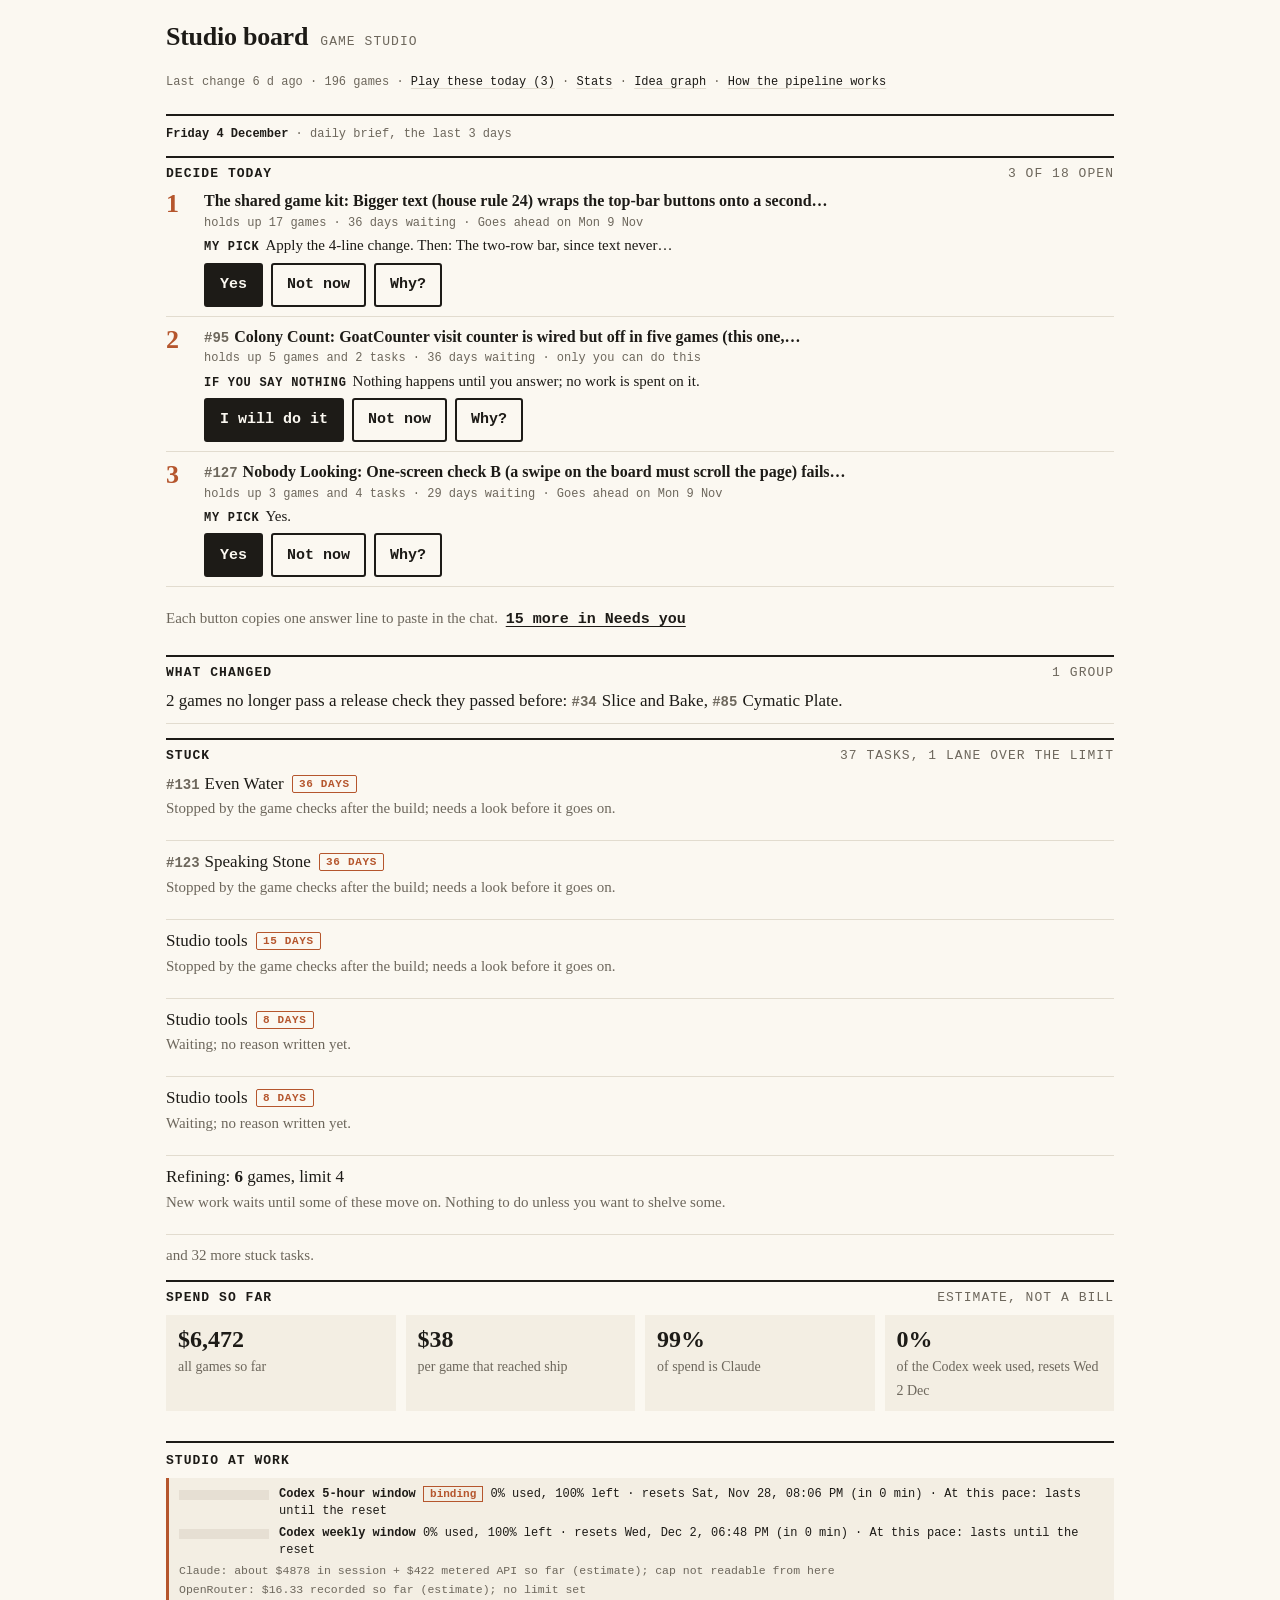
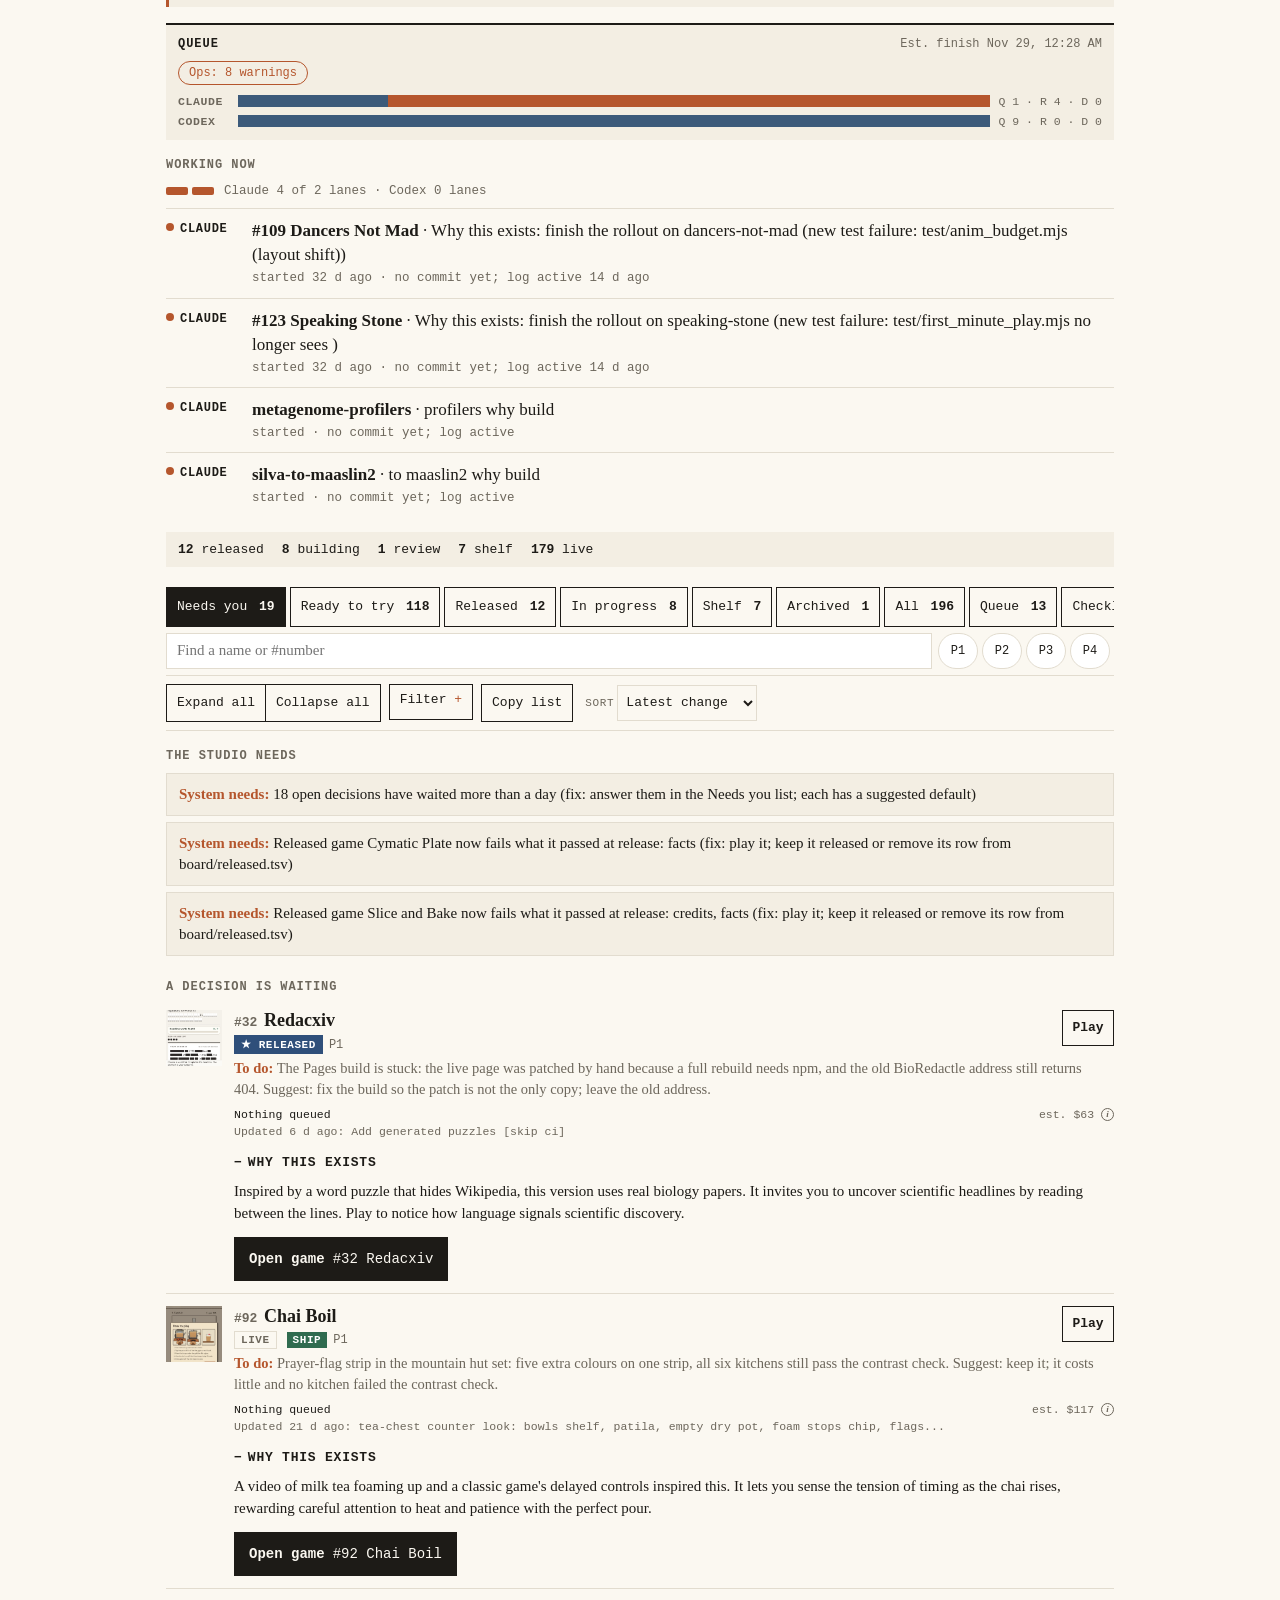
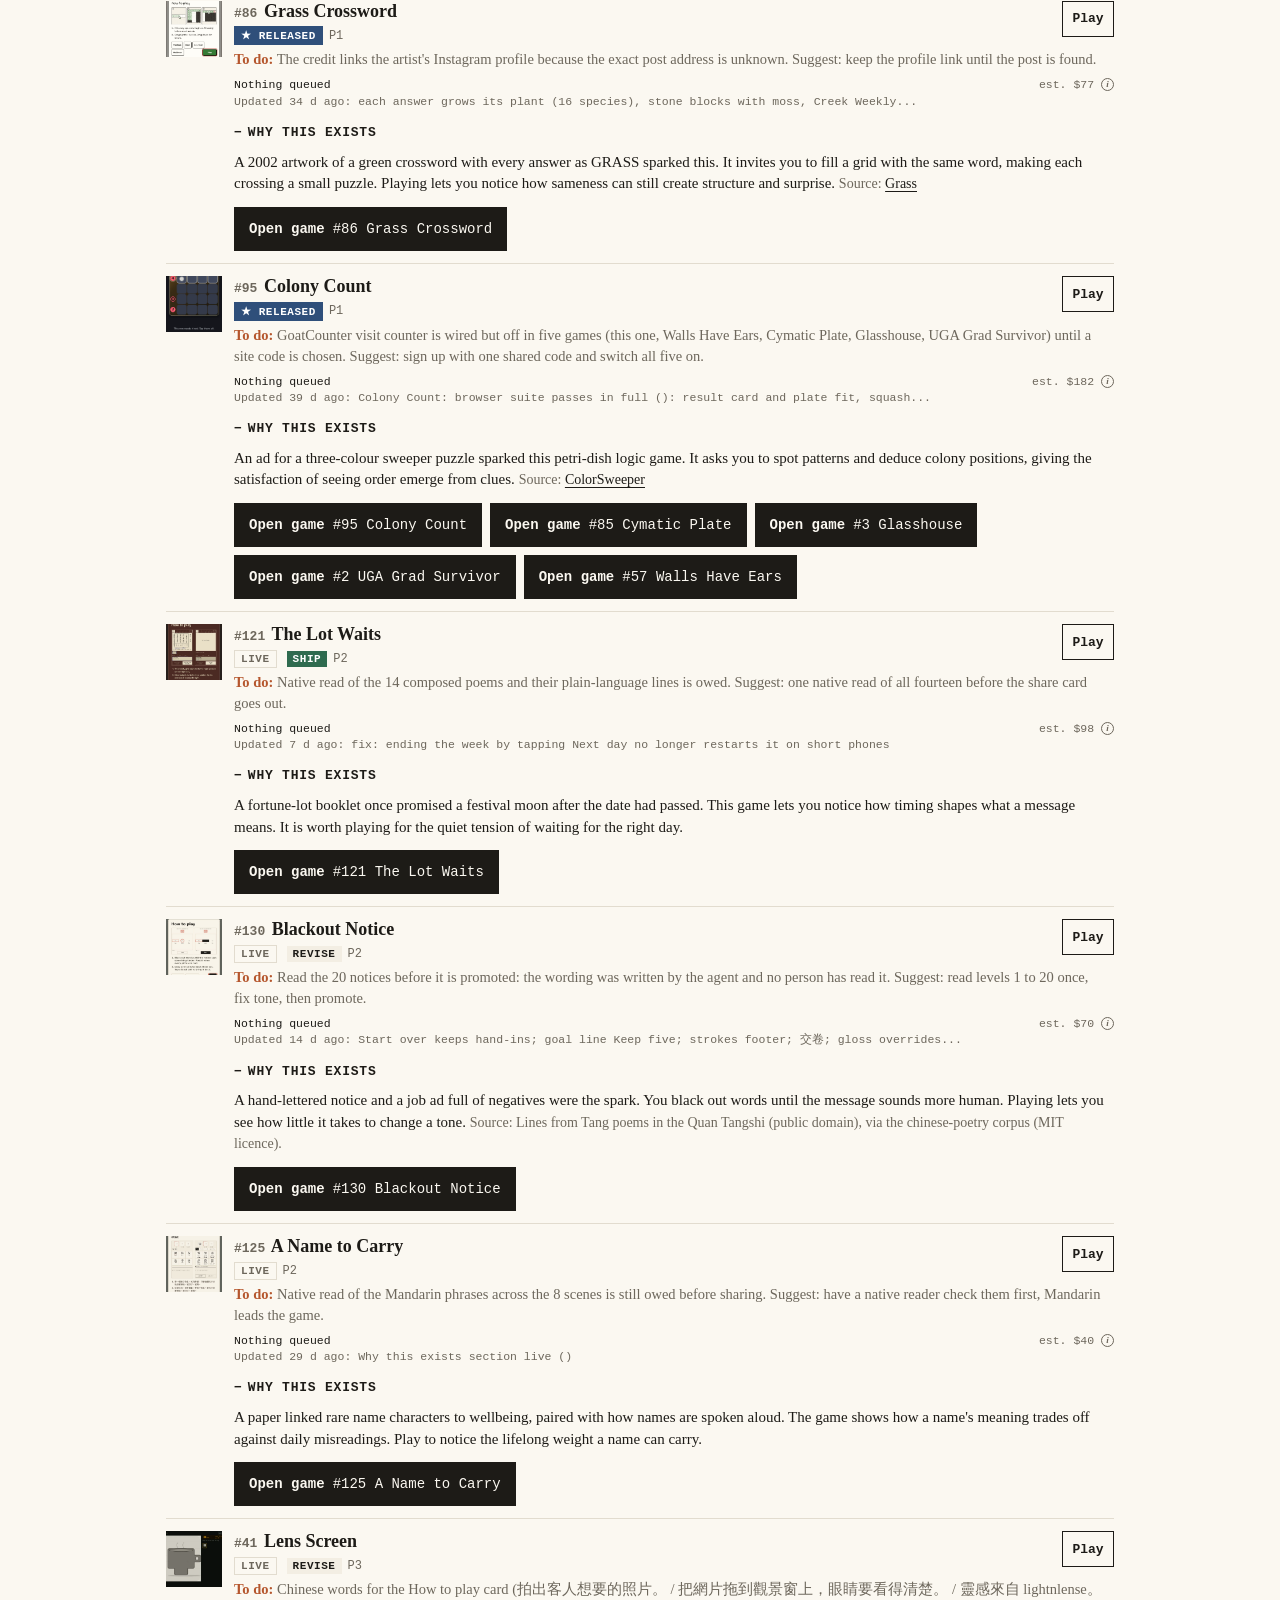
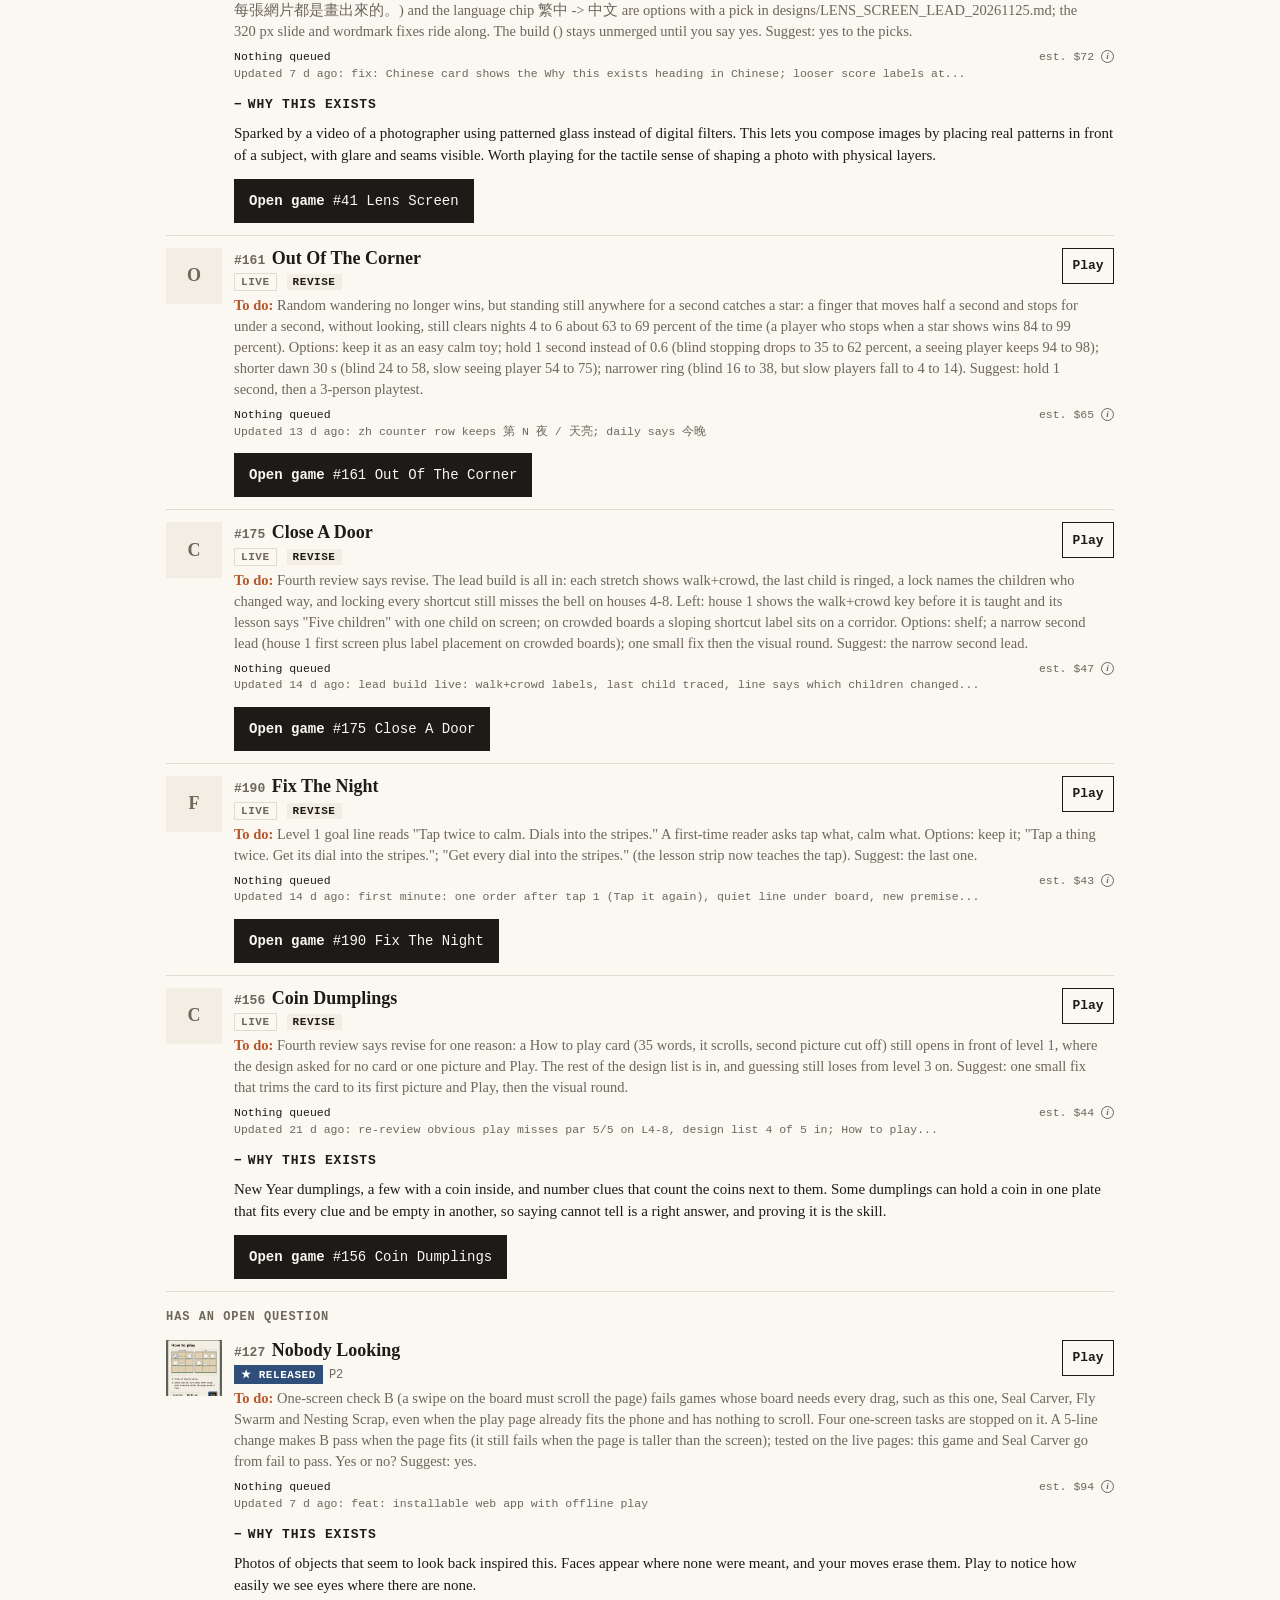
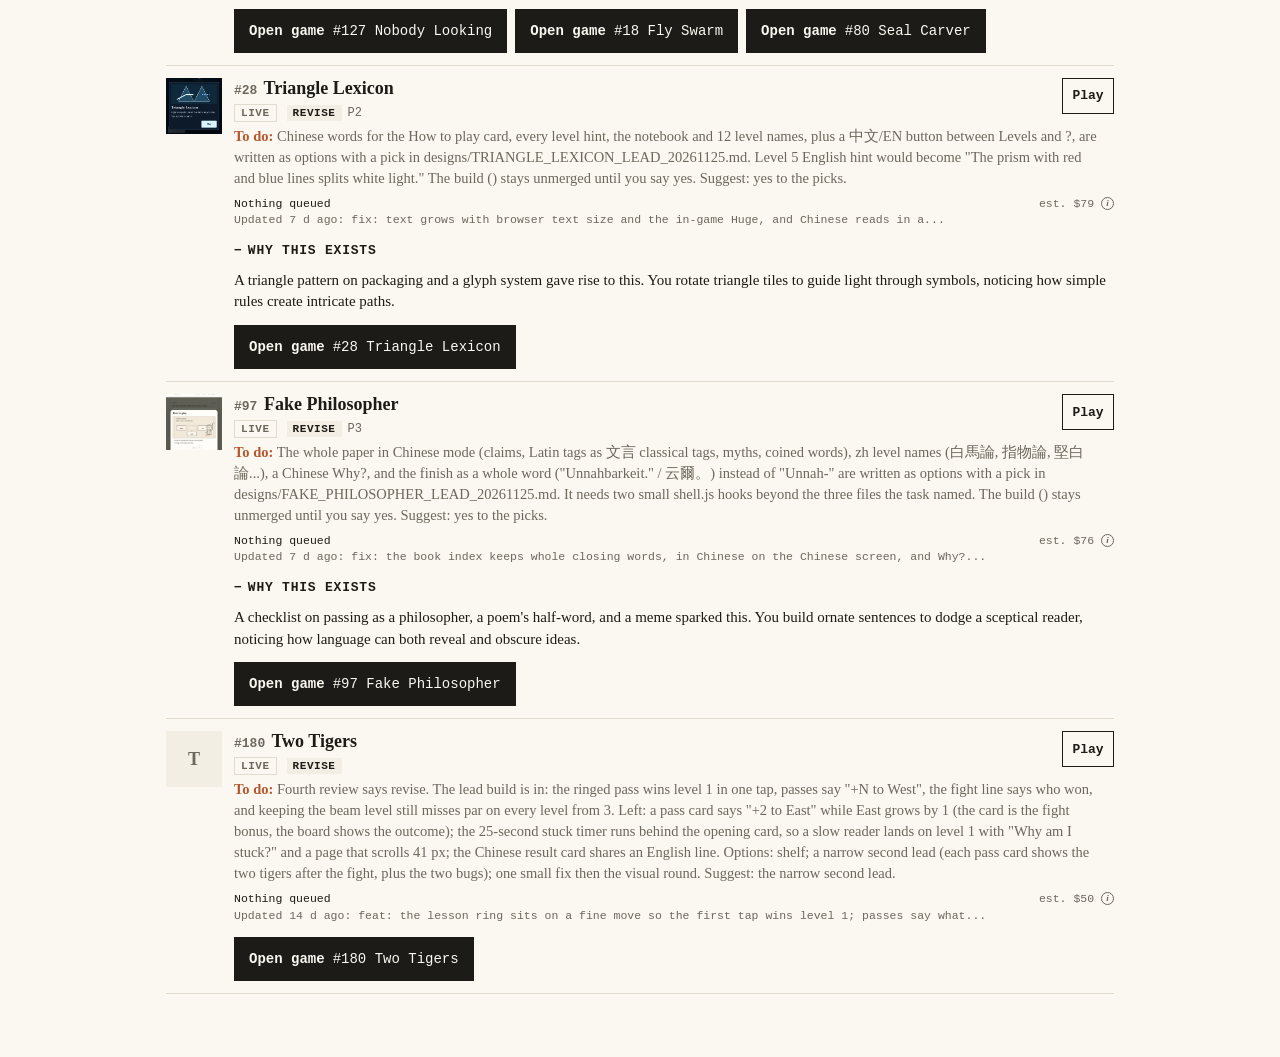
<file: docs/index.html>
<!doctype html>
<html lang="en">
<head>
<meta charset="utf-8">
<meta name="viewport" content="width=device-width, initial-scale=1, viewport-fit=cover">
<meta name="robots" content="noindex">
<title>Studio board</title>
<link rel="icon" href="data:image/svg+xml,%3Csvg xmlns='http://www.w3.org/2000/svg' viewBox='0 0 16 16'%3E%3Crect x='2' y='3' width='12' height='2' fill='%231d1b17'/%3E%3Crect x='2' y='7' width='8' height='2' fill='%23b5562d'/%3E%3Crect x='2' y='11' width='10' height='2' fill='%231d1b17'/%3E%3C/svg%3E">
<link rel="stylesheet" href="board.css">
</head>
<body>
<header class="top">
  <h1>Studio board <span id="project">loading</span></h1>
  <p class="fresh"><span id="fresh">Loading the board…</span> · <a id="play-queue-link" href="play.html" hidden>Play these today (<span id="play-queue-count">0</span>)</a><span id="play-queue-separator" hidden> · </span><a href="stats.html">Stats</a> · <a href="graph.html">Idea graph</a> · <a href="about.html">How the pipeline works</a></p>
</header>
<section id="brief" class="brief" aria-label="Daily brief"><p class="bnote">Loading the daily brief…</p></section>

<section class="studio" aria-labelledby="studio-h">
<h2 id="studio-h" class="studio-h">Studio at work</h2>
<section class="gauge-head" id="gauge-head" aria-label="Plan usage"></section>

<section class="queue-panel" aria-labelledby="queue-h">
  <div class="queue-head"><h2 id="queue-h">Queue</h2><p id="queue-eta" class="queue-eta"></p></div>
  <details id="ops" class="ops" hidden><summary id="ops-sum"></summary><ul id="ops-list"></ul></details>
  <div id="queue" class="queue-bars" aria-live="polite"></div>
</section>

<section class="now" aria-labelledby="now-h">
  <h2 id="now-h">Working now</h2>
  <ol id="lanes" class="lanes"></ol>
</section>
</section>

<section class="tally" id="tally" aria-label="Totals"></section>

<nav class="controls" aria-label="Filter">
  <div class="views" id="views" role="tablist" aria-label="What to show"></div>
  <input id="q" type="search" placeholder="Find a name or #number" autocomplete="off" aria-label="Find a game">
  <div class="prio-row" data-chips="priority" aria-label="Priority"></div>
</nav>
<div class="tools">
  <div class="expand" role="group" aria-label="Details">
    <button data-expand="all">Expand all</button><button data-expand="none">Collapse all</button>
  </div>
  <details class="filter-menu">
    <summary>Filter <span id="filter-count"></span></summary>
    <div class="filter-grid">
      <fieldset><legend>Stage</legend><div data-chips="stage"></div></fieldset>
      <fieldset><legend>Verdict</legend><div data-chips="verdict"></div></fieldset>
      <fieldset><legend>Worker</legend><div data-chips="worker"></div></fieldset>
      <fieldset><legend>Recent</legend><div data-chips="recent"></div></fieldset>
      <fieldset class="range"><legend>Number</legend><div class="range-row"><label>from <input id="range-from" type="number" inputmode="numeric" min="1" step="1" aria-label="From number"></label><label>to <input id="range-to" type="number" inputmode="numeric" min="1" step="1" aria-label="To number"></label><button type="button" id="range-clear" class="chip">Clear</button></div></fieldset>
    </div>
  </details>
  <button type="button" id="copy-list" class="copy-list">Copy list</button>
  <label class="sort">Sort <select id="sort"><option value="change">Latest change</option><option value="number">Number</option><option value="priority">Priority</option><option value="released">Released first</option><option value="cost">Most invested</option></select></label>
</div>

<section id="queue-view" class="qview" hidden aria-label="Queue of requests"></section>
<section id="models-view" class="cview mview" hidden aria-labelledby="m-h"></section>
<section id="portfolio-view" class="cview mview pview" hidden aria-labelledby="pf-h"></section>
<section id="checklist-view" class="cview" hidden aria-labelledby="cl-h">
  <h2 id="cl-h">Checklist by game <small id="cl-sub"></small></h2>
  <div class="crange">
    <label>From <input id="cl-from" type="number" inputmode="numeric" min="1" step="1" aria-label="From number"></label>
    <label>To <input id="cl-to" type="number" inputmode="numeric" min="1" step="1" aria-label="To number"></label>
    <label>State <select id="cl-state"><option value="">Any state</option></select></label>
  </div>
  <div class="cchips" id="cl-chips" aria-label="Show only games"></div>
  <p class="ckey">Each cell says its value: <b>yes</b>, <b>no</b>, <b>not run</b> (nobody has checked yet) or <b>no score</b> (a check ran but no pass or fail was filed). Tap a cell for where it comes from.</p>
  <p id="cl-note" class="cnote" aria-live="polite" hidden></p>
  <div class="cwrap" id="cl-table"></div>
  <div class="cbar" id="cl-bar" hidden><b id="cl-count">0 selected</b><span class="cbar-btns"><button type="button" id="cl-copy">Copy list</button><button type="button" id="cl-act">Choose an action</button></span></div>
</section>

<div id="sheet" class="sheet" role="dialog" aria-modal="true" aria-labelledby="sheet-h" hidden></div>

<ol id="games" class="games"></ol>
<script src="gauge.js"></script>
<script src="views.js"></script>
<script src="checklist.js"></script>
<script src="actions.js"></script>
<script src="board.js"></script>
<script src="brief.js"></script>
</body>
</html>
</file>
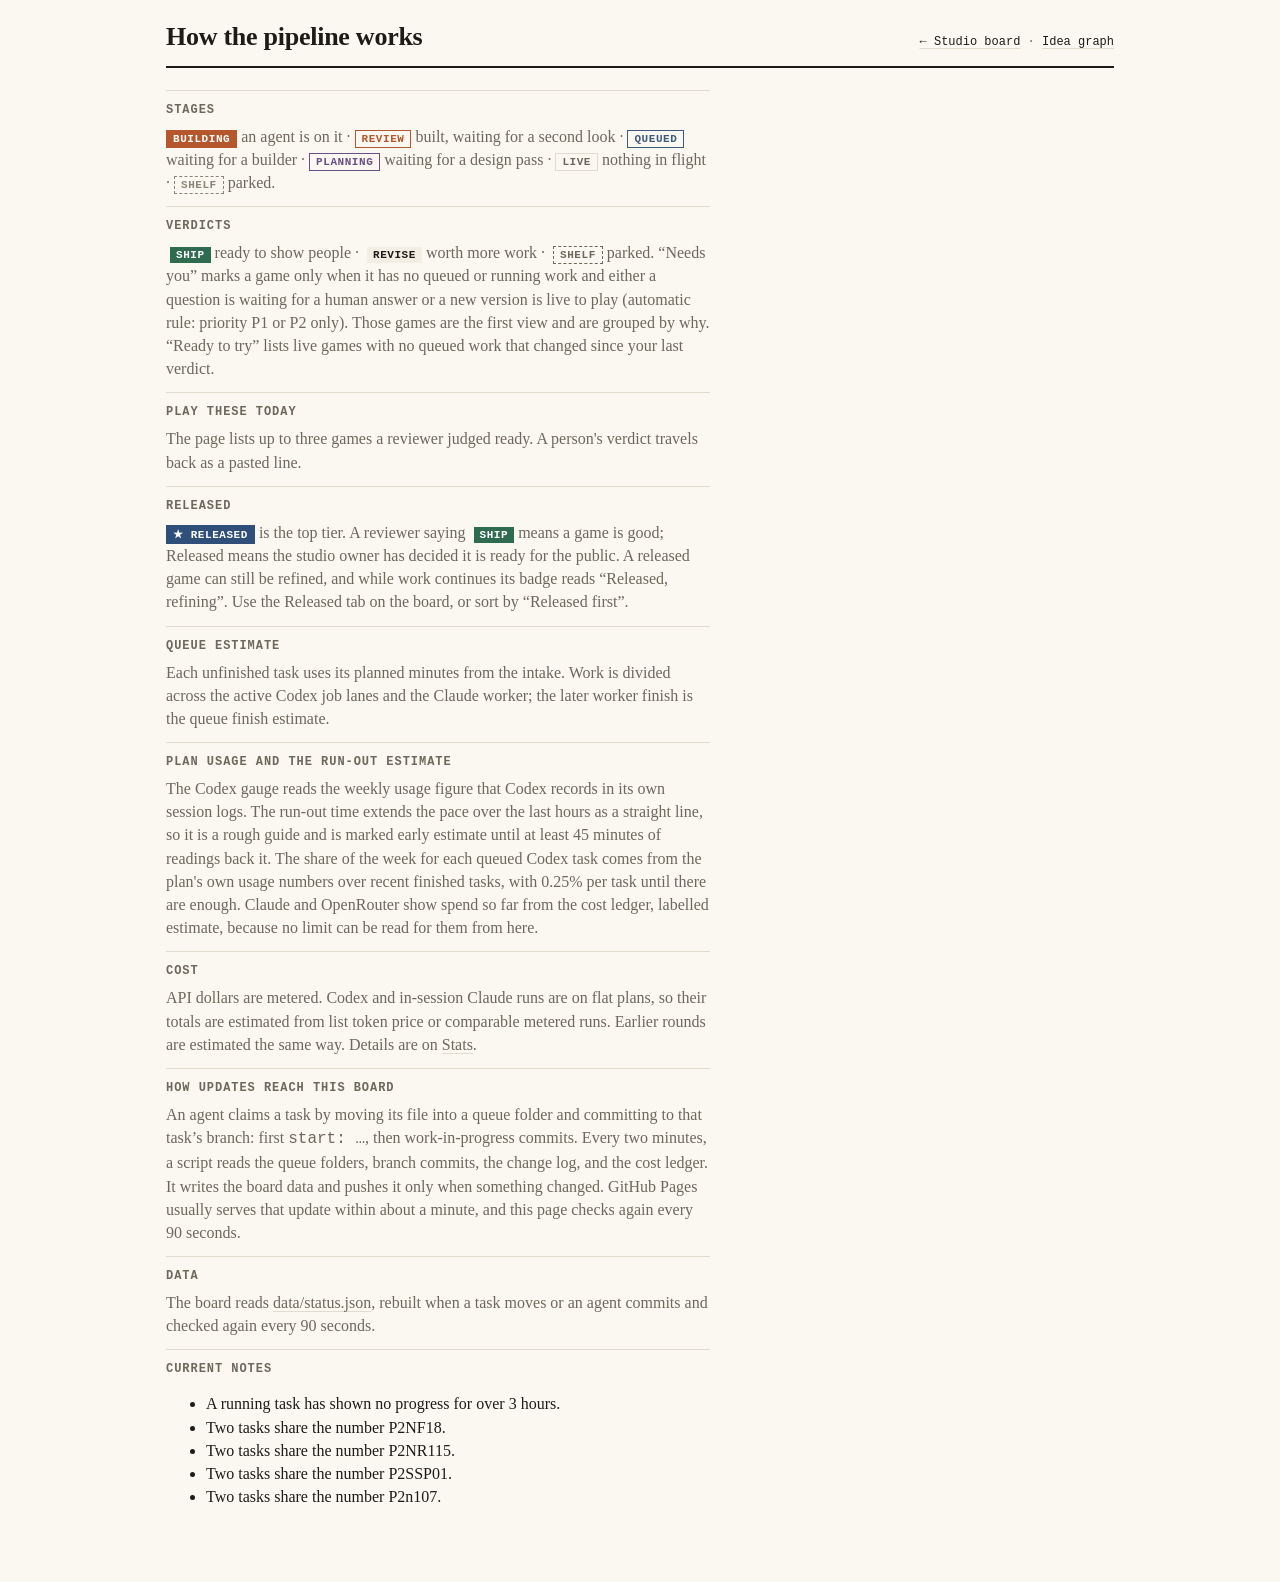
<file: docs/about.html>
<!doctype html>
<html lang="en">
<head>
<meta charset="utf-8">
<meta name="viewport" content="width=device-width, initial-scale=1, viewport-fit=cover">
<meta name="robots" content="noindex">
<title>How the pipeline works</title>
<link rel="stylesheet" href="board.css">
</head>
<body>
<header class="top"><h1>How the pipeline works</h1><p class="fresh"><a href="./">← Studio board</a> · <a href="graph.html">Idea graph</a></p></header>
<main class="about">
  <section><h2>Stages</h2><p><b class="st building">building</b> an agent is on it · <b class="st review">review</b> built, waiting for a second look · <b class="st queued">queued</b> waiting for a builder · <b class="st planning">planning</b> waiting for a design pass · <b class="st live">live</b> nothing in flight · <b class="st shelf">shelf</b> parked.</p></section>
  <section><h2>Verdicts</h2><p><b class="vd ship">ship</b> ready to show people · <b class="vd revise">revise</b> worth more work · <b class="vd shelf">shelf</b> parked. “Needs you” marks a game only when it has no queued or running work and either a question is waiting for a human answer or a new version is live to play (automatic rule: priority P1 or P2 only). Those games are the first view and are grouped by why. “Ready to try” lists live games with no queued work that changed since your last verdict.</p></section>
  <section><h2>Play these today</h2><p>The page lists up to three games a reviewer judged ready. A person's verdict travels back as a pasted line.</p></section>
  <section><h2>Released</h2><p><b class="st released">Released</b> is the top tier. A reviewer saying <b class="vd ship">ship</b> means a game is good; Released means the studio owner has decided it is ready for the public. A released game can still be refined, and while work continues its badge reads “Released, refining”. Use the Released tab on the board, or sort by “Released first”.</p></section>
  <section><h2>Queue estimate</h2><p>Each unfinished task uses its planned minutes from the intake. Work is divided across the active Codex job lanes and the Claude worker; the later worker finish is the queue finish estimate.</p></section>
  <section><h2>Plan usage and the run-out estimate</h2><p>The Codex gauge reads the weekly usage figure that Codex records in its own session logs. The run-out time extends the pace over the last hours as a straight line, so it is a rough guide and is marked early estimate until at least 45 minutes of readings back it. The share of the week for each queued Codex task comes from the plan's own usage numbers over recent finished tasks, with 0.25% per task until there are enough. Claude and OpenRouter show spend so far from the cost ledger, labelled estimate, because no limit can be read for them from here.</p></section>
  <section><h2>Cost</h2><p>API dollars are metered. Codex and in-session Claude runs are on flat plans, so their totals are estimated from list token price or comparable metered runs. Earlier rounds are estimated the same way. Details are on <a href="stats.html">Stats</a>.</p></section>
  <section><h2>How updates reach this board</h2><p>An agent claims a task by moving its file into a queue folder and committing to that task’s branch: first <code>start: …</code>, then work-in-progress commits. Every two minutes, a script reads the queue folders, branch commits, the change log, and the cost ledger. It writes the board data and pushes it only when something changed. GitHub Pages usually serves that update within about a minute, and this page checks again every 90 seconds.</p></section>
  <section><h2>Data</h2><p>The board reads <a href="data/status.json">data/status.json</a>, rebuilt when a task moves or an agent commits and checked again every 90 seconds.</p></section>
  <section id="notes" hidden><h2>Current notes</h2><ul id="notes-list"></ul></section>
</main>
<script>
fetch('data/status.json', { cache: 'no-store' }).then((r) => r.json()).then((d) => {
  const a = (d.about || []).filter((x) => typeof x === 'string');
  if (!a.length) return;
  const ul = document.getElementById('notes-list');
  a.forEach((t) => { const li = document.createElement('li'); li.textContent = t; ul.appendChild(li); });
  document.getElementById('notes').hidden = false;
}).catch(() => {});
</script>
</body>
</html>
</file>
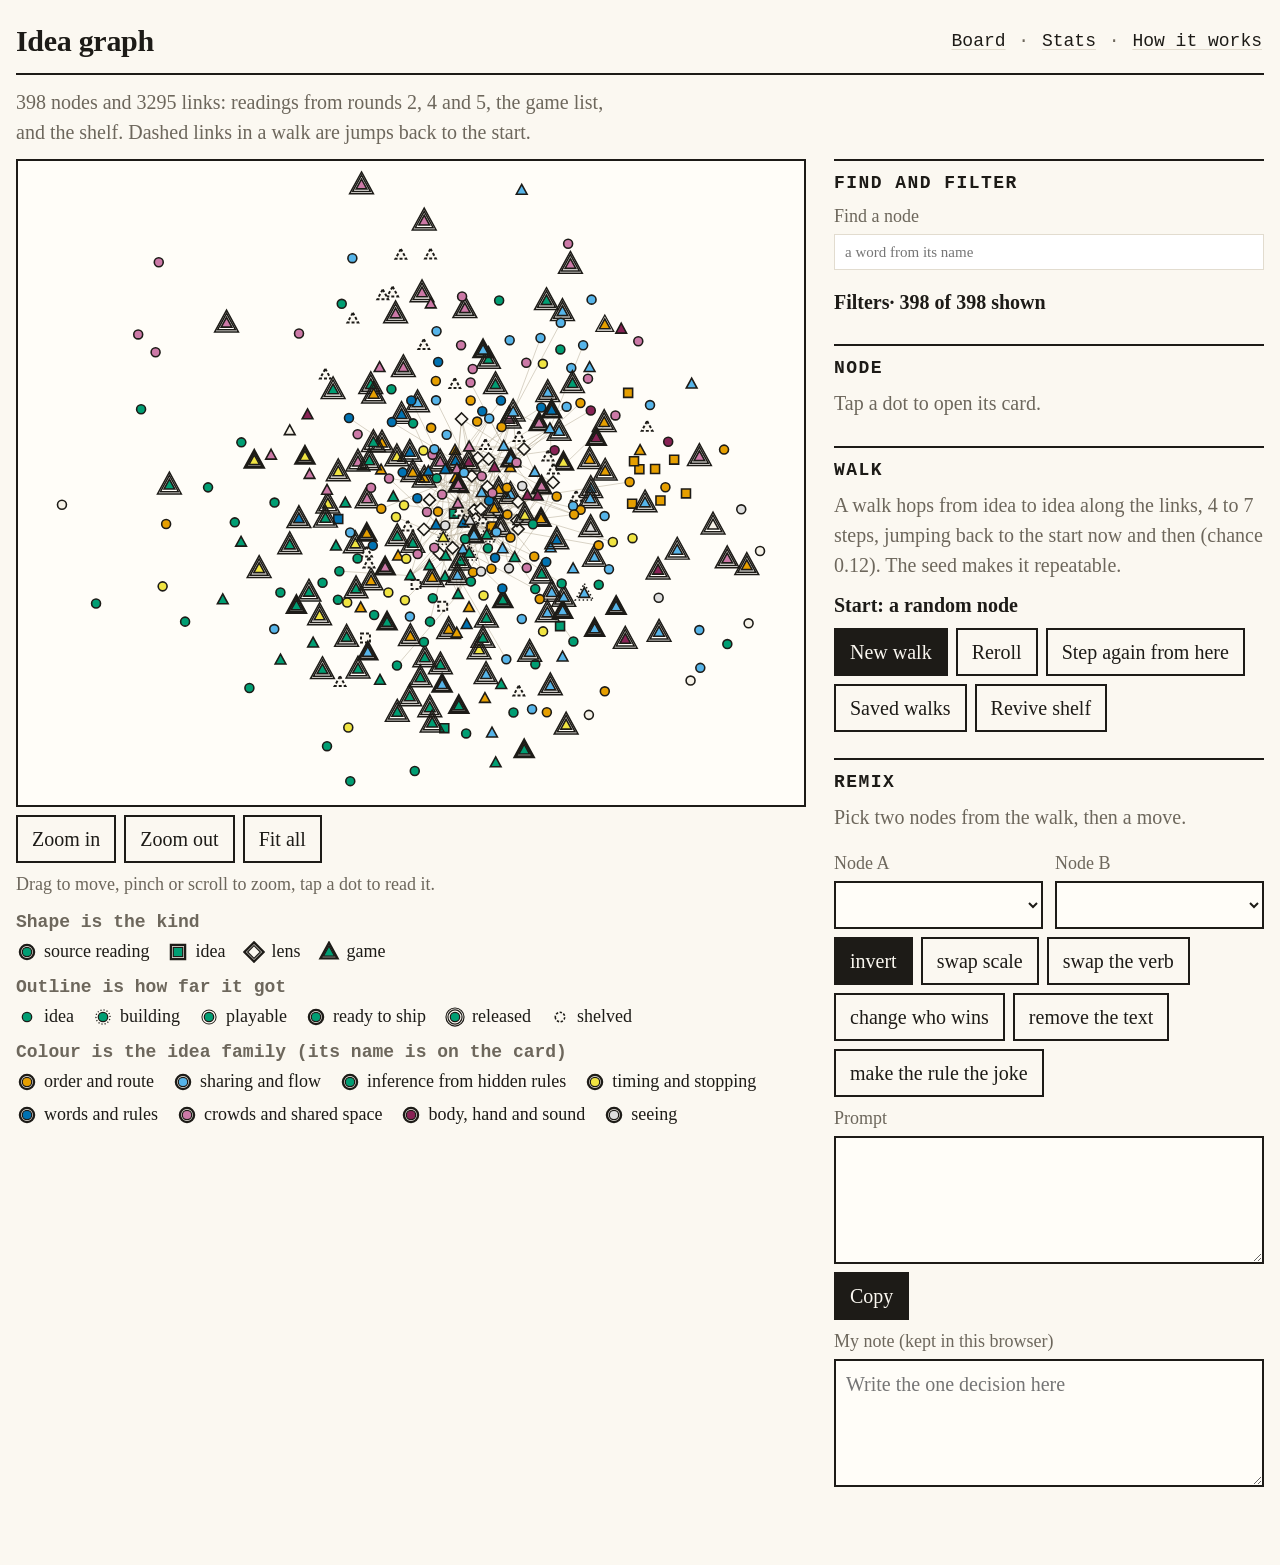
<file: docs/graph.html>
<!doctype html>
<html lang="en">
<head>
<meta charset="utf-8">
<meta name="viewport" content="width=device-width, initial-scale=1, viewport-fit=cover">
<meta name="robots" content="noindex">
<title>Studio board · idea graph</title>
<link rel="icon" href="data:image/svg+xml,%3Csvg xmlns='http://www.w3.org/2000/svg' viewBox='0 0 16 16'%3E%3Ccircle cx='4' cy='4' r='2' fill='%231d1b17'/%3E%3Ccircle cx='12' cy='5' r='2' fill='%23b5562d'/%3E%3Ccircle cx='8' cy='12' r='2' fill='%231d1b17'/%3E%3C/svg%3E">
<link rel="stylesheet" href="board.css">
<link rel="stylesheet" href="graph.css">
</head>
<body class="ig">
<header class="top">
  <h1>Idea graph</h1>
  <p class="fresh"><a href="./">Board</a> · <a href="stats.html">Stats</a> · <a href="about.html">How it works</a></p>
</header>
<p class="lead" id="lead">Loading the graph.</p>

<main class="ig-main">
  <section class="ig-stage" aria-label="The graph">
    <div class="ig-wrap" id="wrap">
      <svg id="svg" role="img" aria-label="Idea graph. Use the card and walk lists below to read it in words." tabindex="0"></svg>
    </div>
    <div class="ig-zoom" role="group" aria-label="View">
      <button type="button" id="zin">Zoom in</button><button type="button" id="zout">Zoom out</button><button type="button" id="zfit">Fit all</button>
    </div>
    <p class="hint">Drag to move, pinch or scroll to zoom, tap a dot to read it.</p>
    <div class="legend" id="legend"></div>
  </section>

  <div class="ig-side">
    <section class="panel" id="find-panel" aria-labelledby="find-h">
      <h2 id="find-h">Find and filter</h2>
      <label class="fld">Find a node <input id="q" type="search" autocomplete="off" placeholder="a word from its name"></label>
      <ul class="results" id="results"></ul>
      <details class="filters">
        <summary>Filters <span id="fcount"></span></summary>
        <fieldset><legend>Kind</legend><div class="chips" data-f="kind"></div></fieldset>
        <fieldset><legend>Stage</legend><div class="chips" data-f="stage"></div></fieldset>
        <fieldset><legend>Round</legend><div class="chips" data-f="round"></div></fieldset>
        <label class="fld">Lens <select id="lensf"><option value="">Any lens</option></select></label>
        <button type="button" id="fclear">Clear filters</button>
      </details>
    </section>

    <section class="panel" id="card" aria-labelledby="card-h" aria-live="polite">
      <h2 id="card-h">Node</h2>
      <div id="cardbody"><p class="muted">Tap a dot to open its card.</p></div>
    </section>

    <section class="panel" id="walkpanel" aria-labelledby="walk-h">
      <h2 id="walk-h">Walk</h2>
      <p class="muted">A walk hops from idea to idea along the links, 4 to 7 steps, jumping back to the start now and then (chance 0.12). The seed makes it repeatable.</p>
      <p id="startline" class="startline">Start: a random node</p>
      <div class="btnrow">
        <button type="button" id="bnew" class="primary">New walk</button>
        <button type="button" id="breroll">Reroll</button>
        <button type="button" id="bstep">Step again from here</button>
        <button type="button" id="bsaved">Saved walks</button>
        <button type="button" id="brevive">Revive shelf</button>
      </div>
      <p id="seedline" class="seedline"></p>
      <ol id="steps" class="steps"></ol>
      <h3 id="candh" hidden>Other walks from the same start</h3>
      <ul id="cands" class="cands"></ul>
    </section>

    <section class="panel" id="remixpanel" aria-labelledby="remix-h">
      <h2 id="remix-h">Remix</h2>
      <p class="muted">Pick two nodes from the walk, then a move.</p>
      <div class="pair">
        <label class="fld">Node A <select id="selA"></select></label>
        <label class="fld">Node B <select id="selB"></select></label>
      </div>
      <div class="chips" id="moves" role="group" aria-label="Remix moves"></div>
      <label class="fld">Prompt <textarea id="prompt" rows="4" readonly></textarea></label>
      <div class="btnrow"><button type="button" id="bcopy" class="primary">Copy</button><span id="copied" class="muted" role="status"></span></div>
      <label class="fld">My note (kept in this browser) <textarea id="note" rows="4" placeholder="Write the one decision here"></textarea></label>
    </section>
  </div>
</main>
<script src="graph.js"></script>
</body>
</html>
</file>
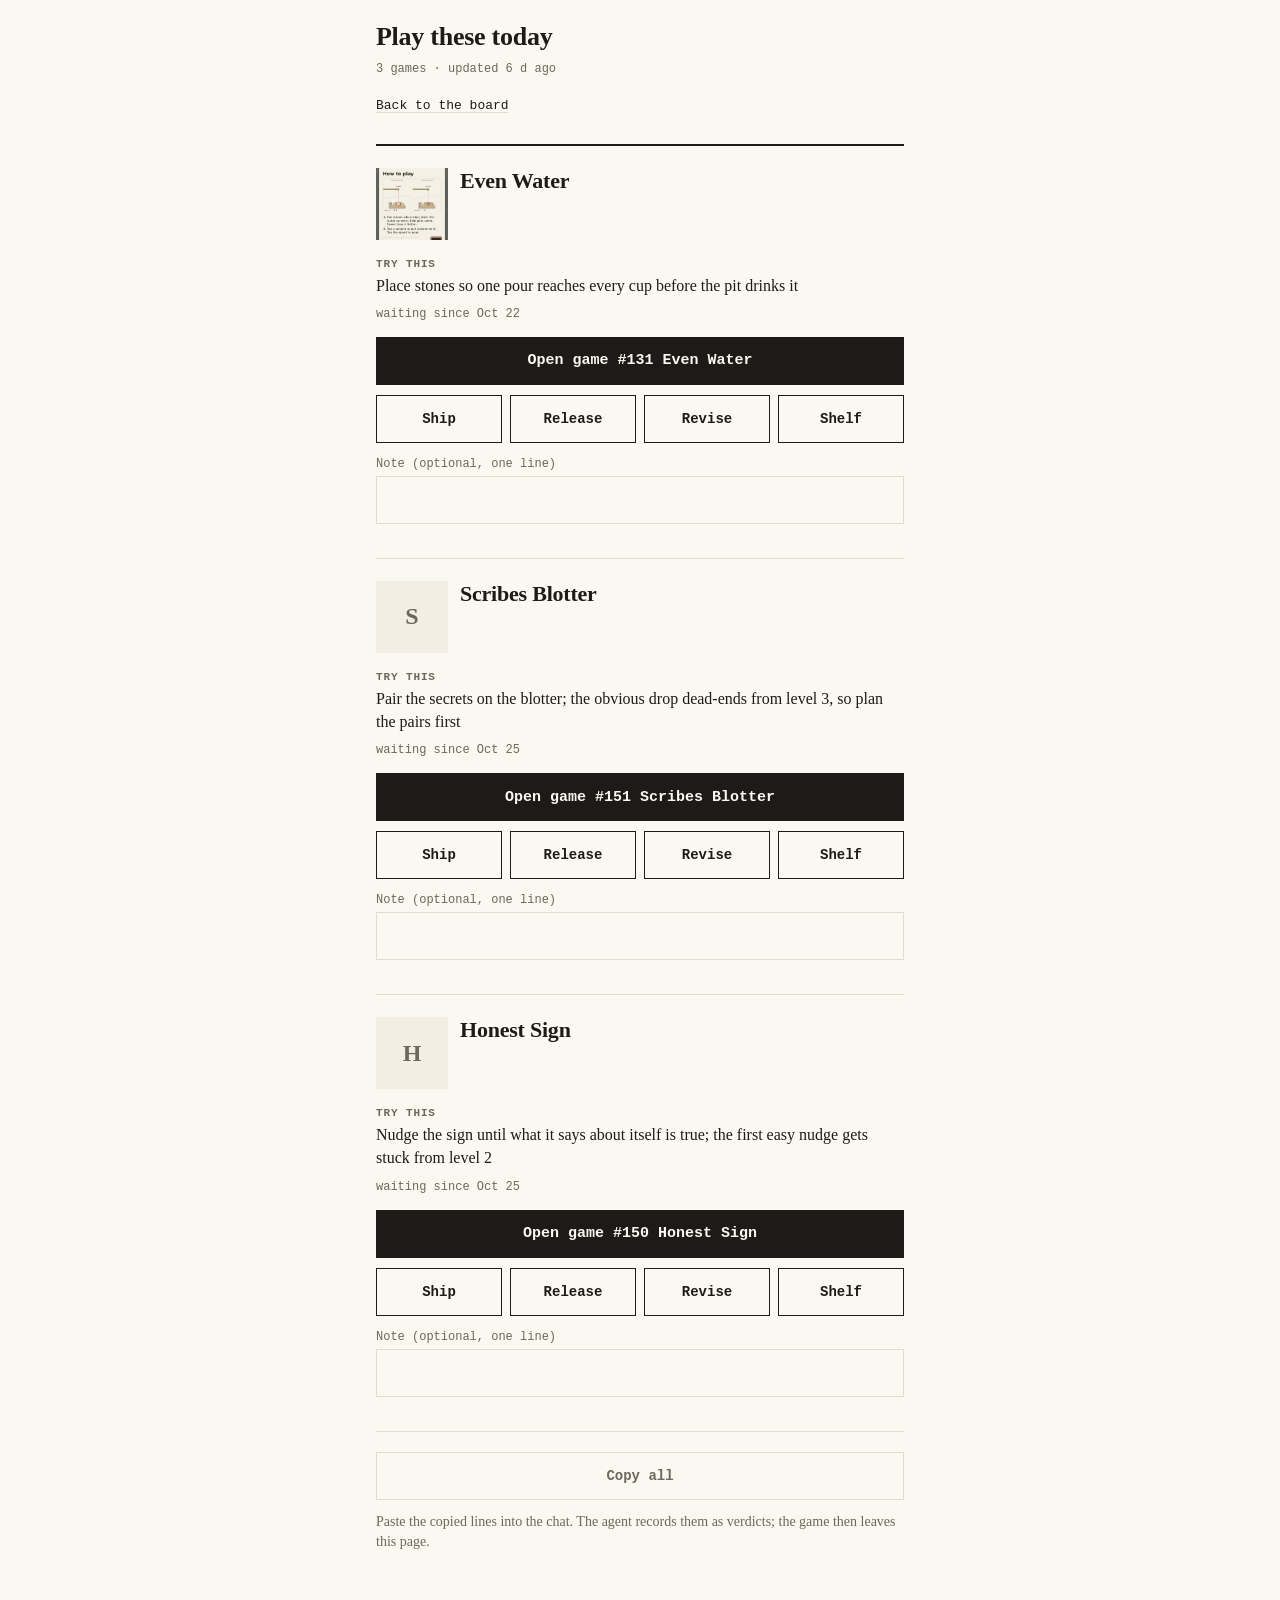
<file: docs/play.html>
<!doctype html>
<html lang="en">
<head>
<meta charset="utf-8">
<meta name="viewport" content="width=device-width, initial-scale=1, viewport-fit=cover">
<meta name="robots" content="noindex">
<title>Play these today</title>
<link rel="icon" href="data:image/svg+xml,%3Csvg xmlns='http://www.w3.org/2000/svg' viewBox='0 0 16 16'%3E%3Crect x='2' y='3' width='12' height='2' fill='%231d1b17'/%3E%3Crect x='2' y='7' width='8' height='2' fill='%23b5562d'/%3E%3Crect x='2' y='11' width='10' height='2' fill='%231d1b17'/%3E%3C/svg%3E">
<link rel="stylesheet" href="board.css">
<link rel="stylesheet" href="play.css">
</head>
<body class="play-page">
<main>
  <header class="play-head">
    <h1>Play these today</h1>
    <p id="play-fresh" class="fresh" aria-live="polite">Loading the play queue</p>
    <a class="back-link" href="index.html">Back to the board</a>
  </header>
  <div id="play-cards" class="play-cards"></div>
  <section id="play-footer" class="play-footer" hidden>
    <button id="copy-all" type="button">Copy all</button>
    <p id="all-status" class="copy-status" role="status" aria-live="polite"></p>
    <p class="play-help">Paste the copied lines into the chat. The agent records them as verdicts; the game then leaves this page.</p>
  </section>
</main>
<script src="play.js"></script>
</body>
</html>
</file>
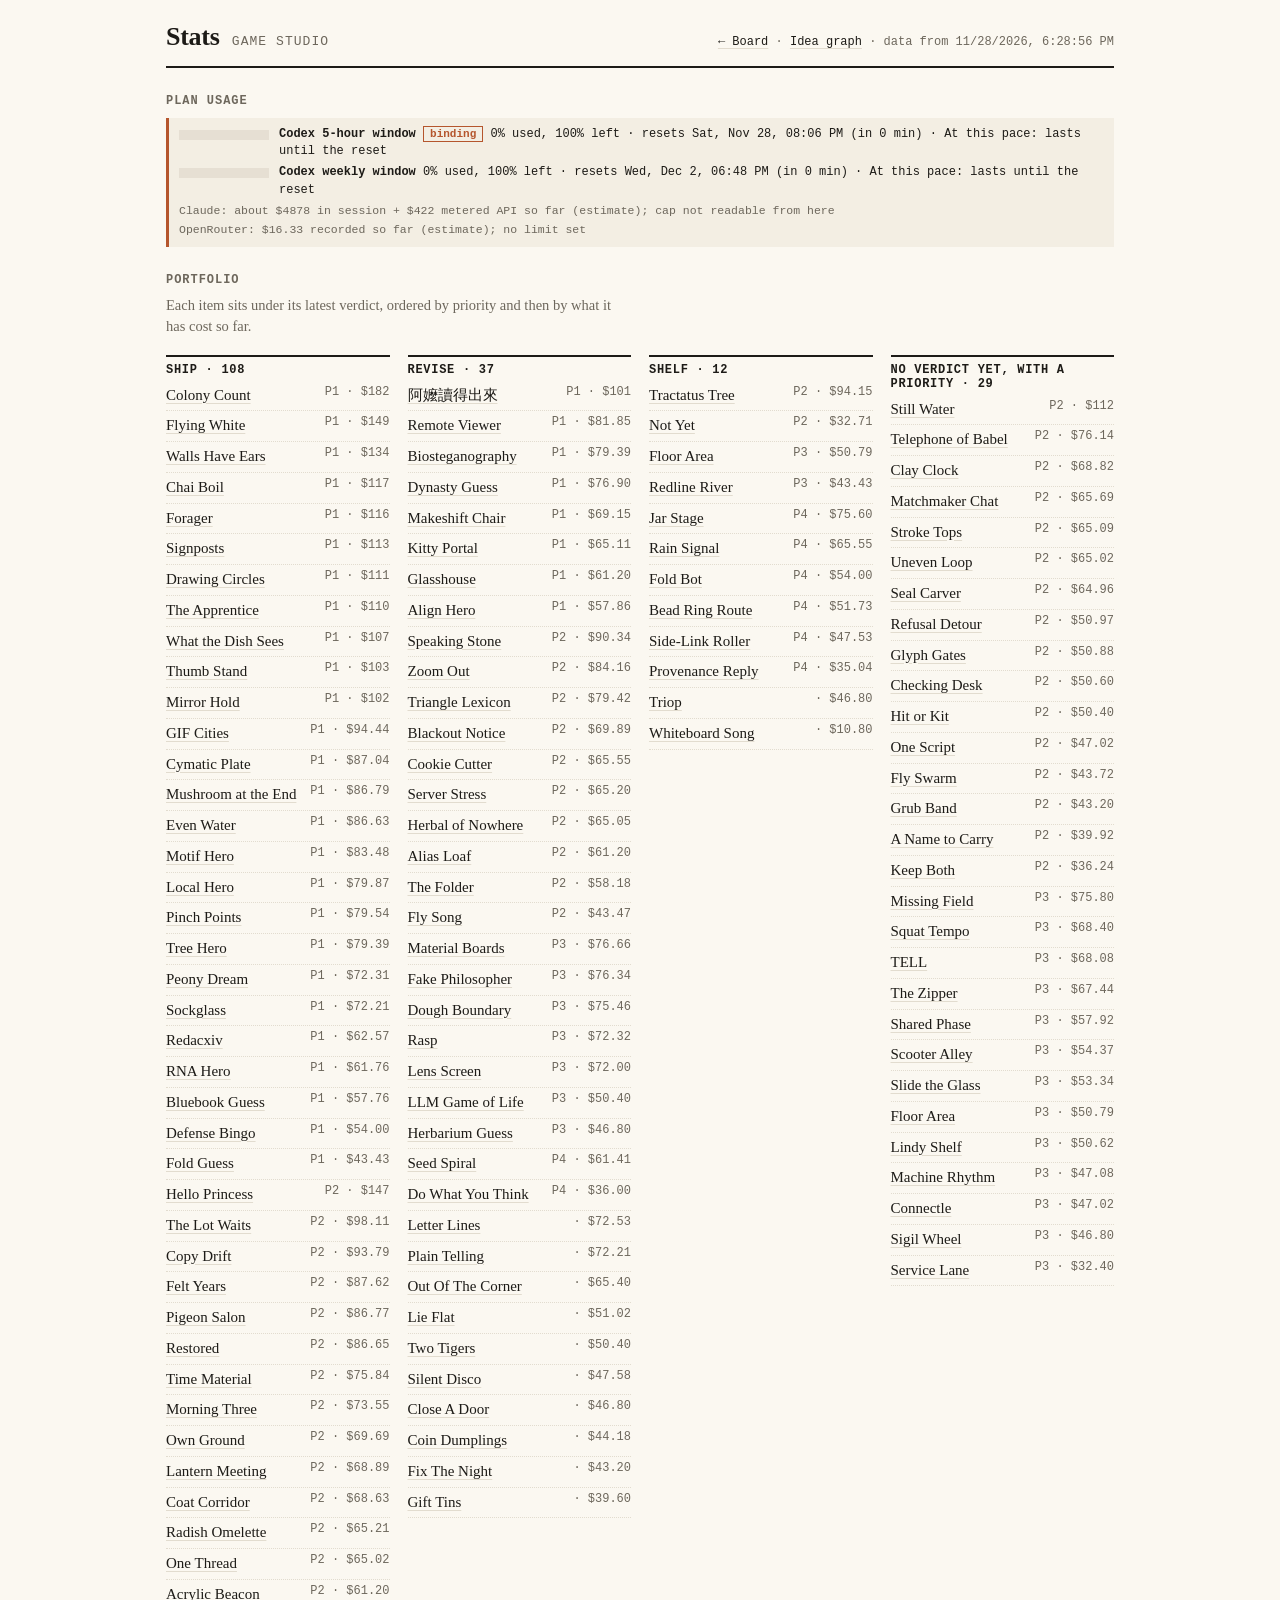
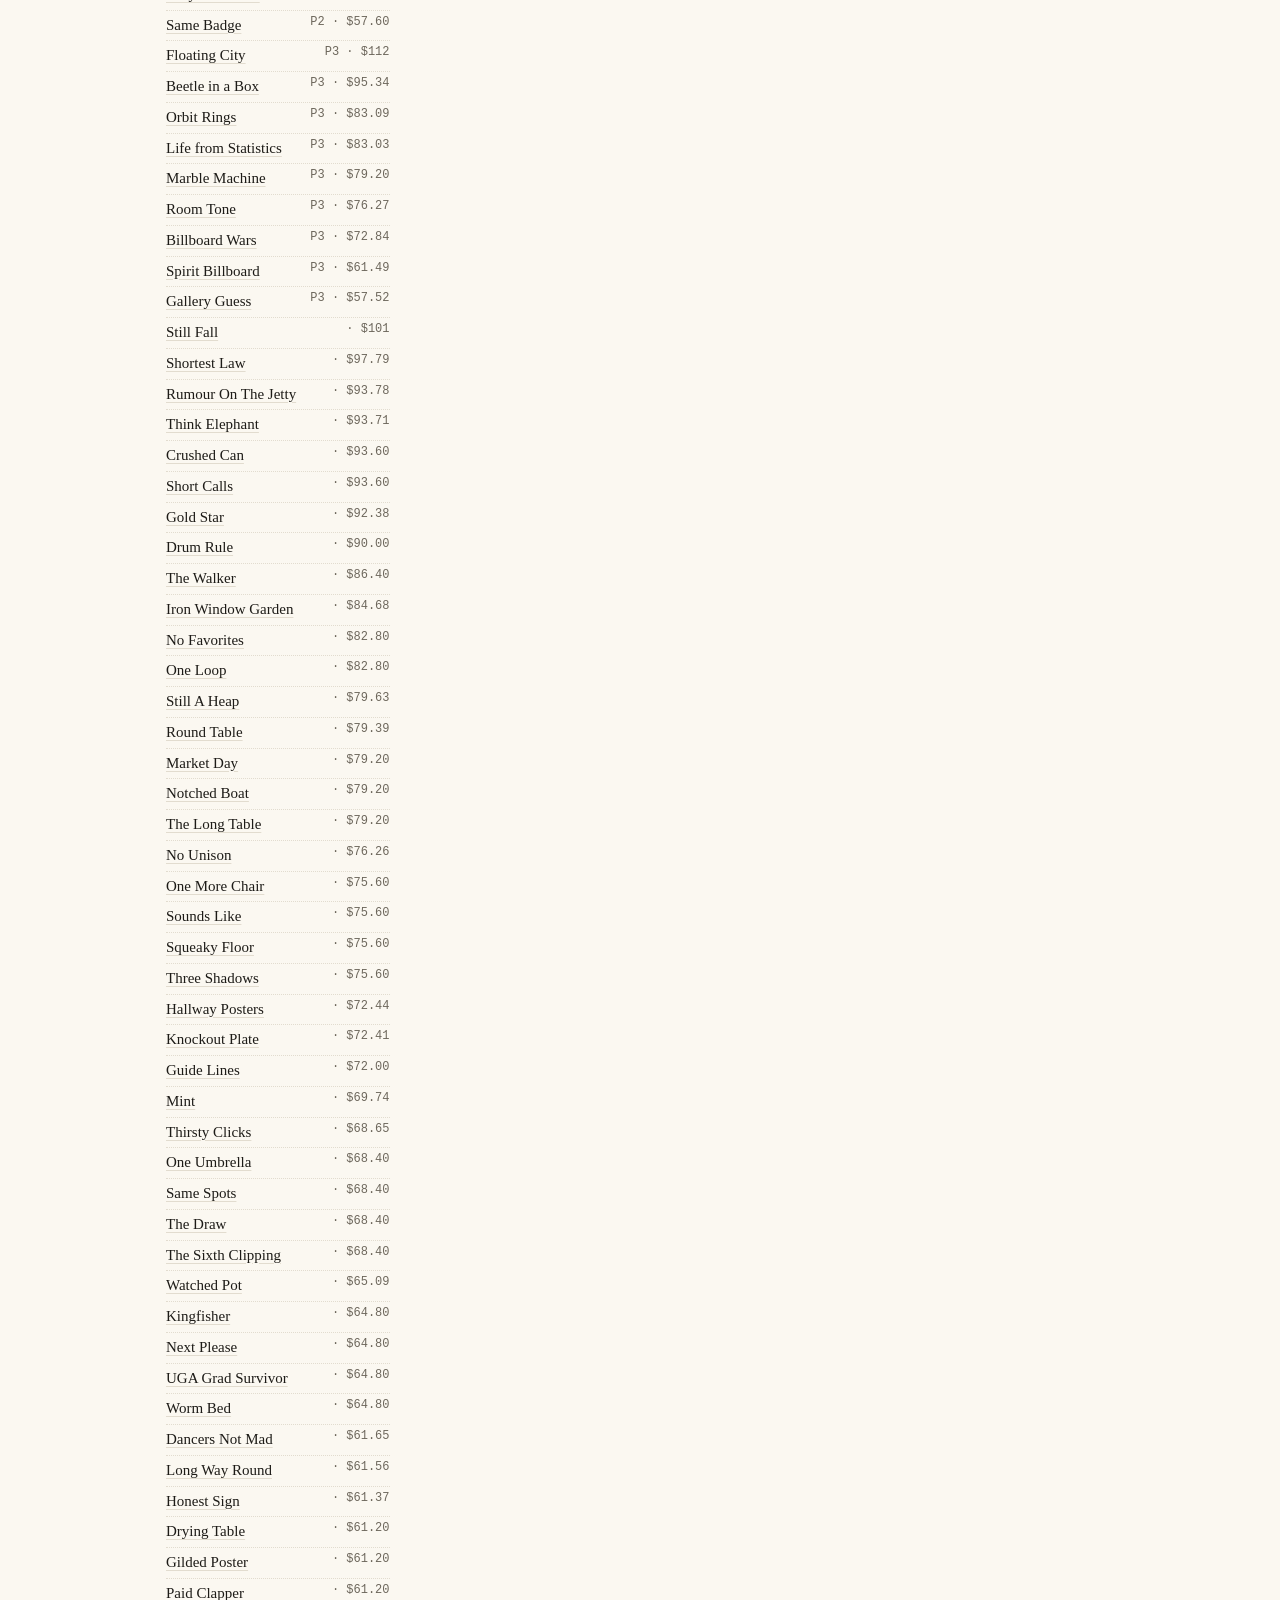
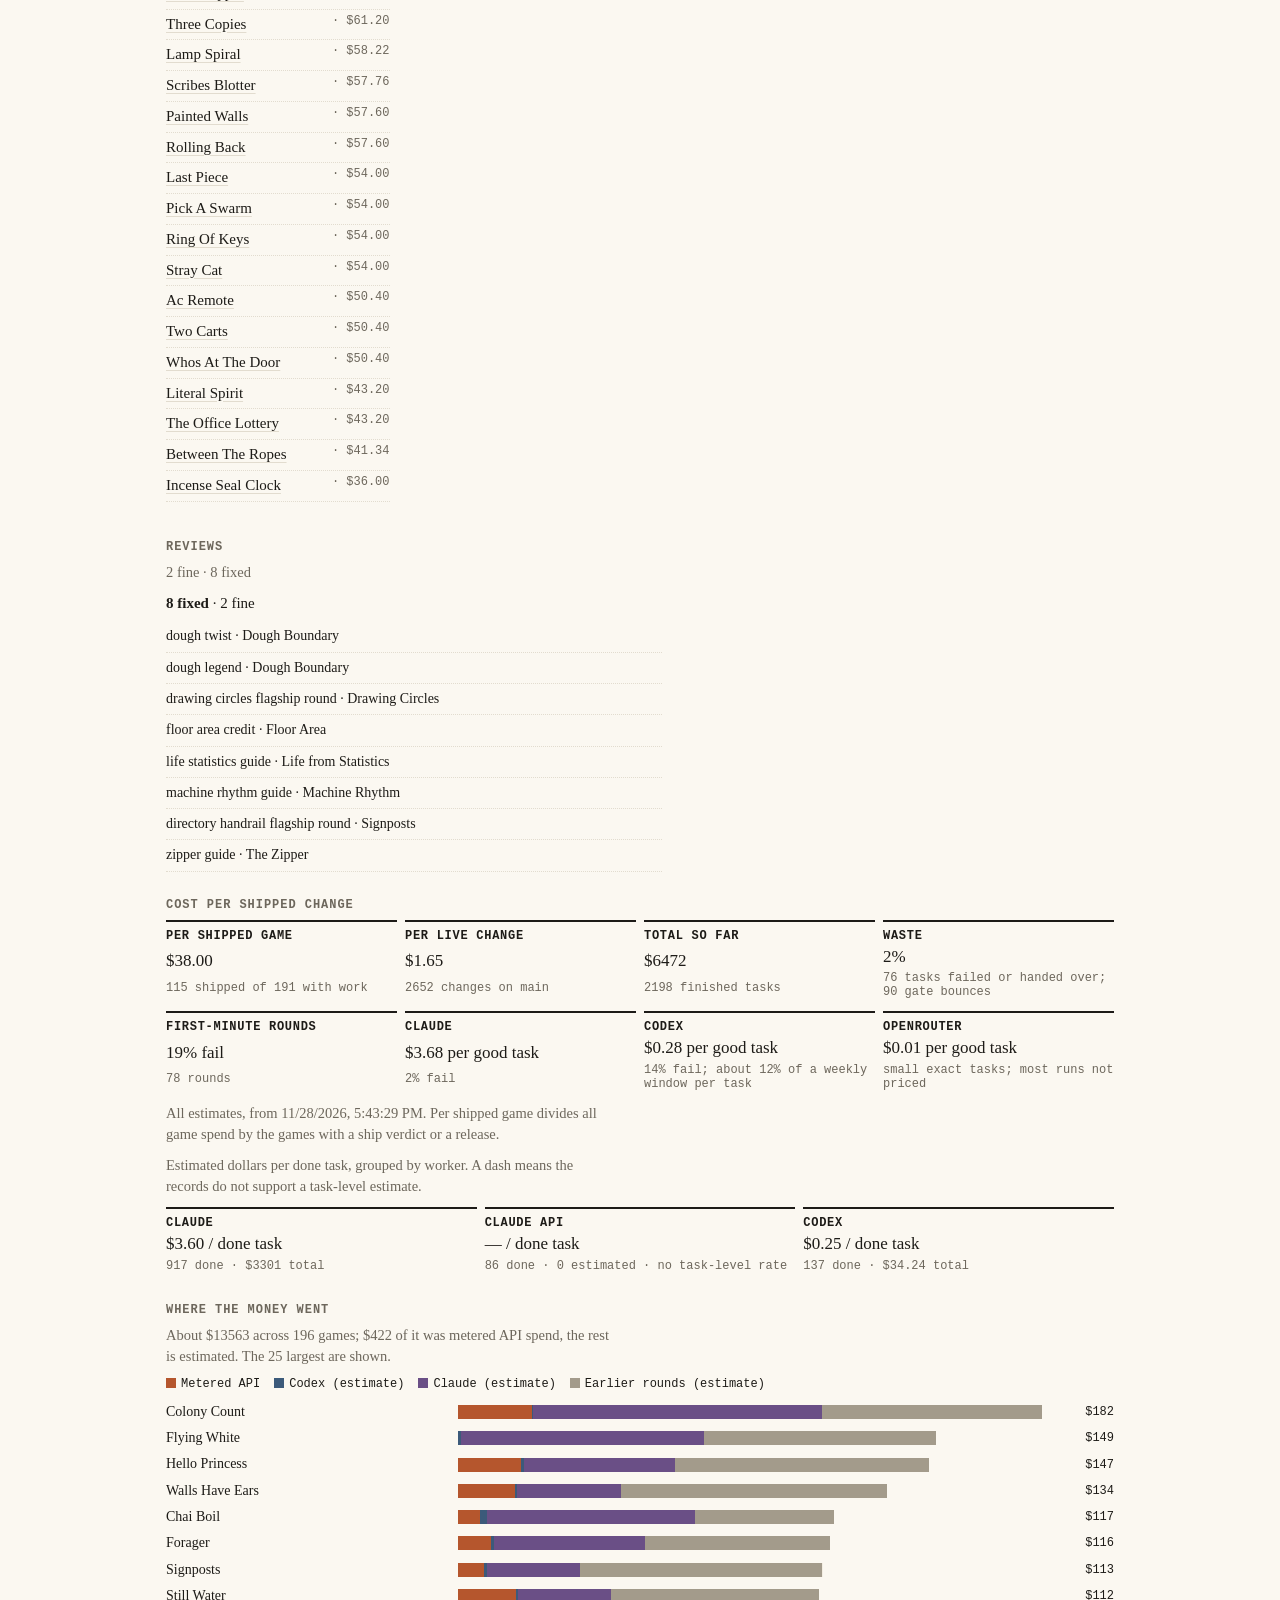
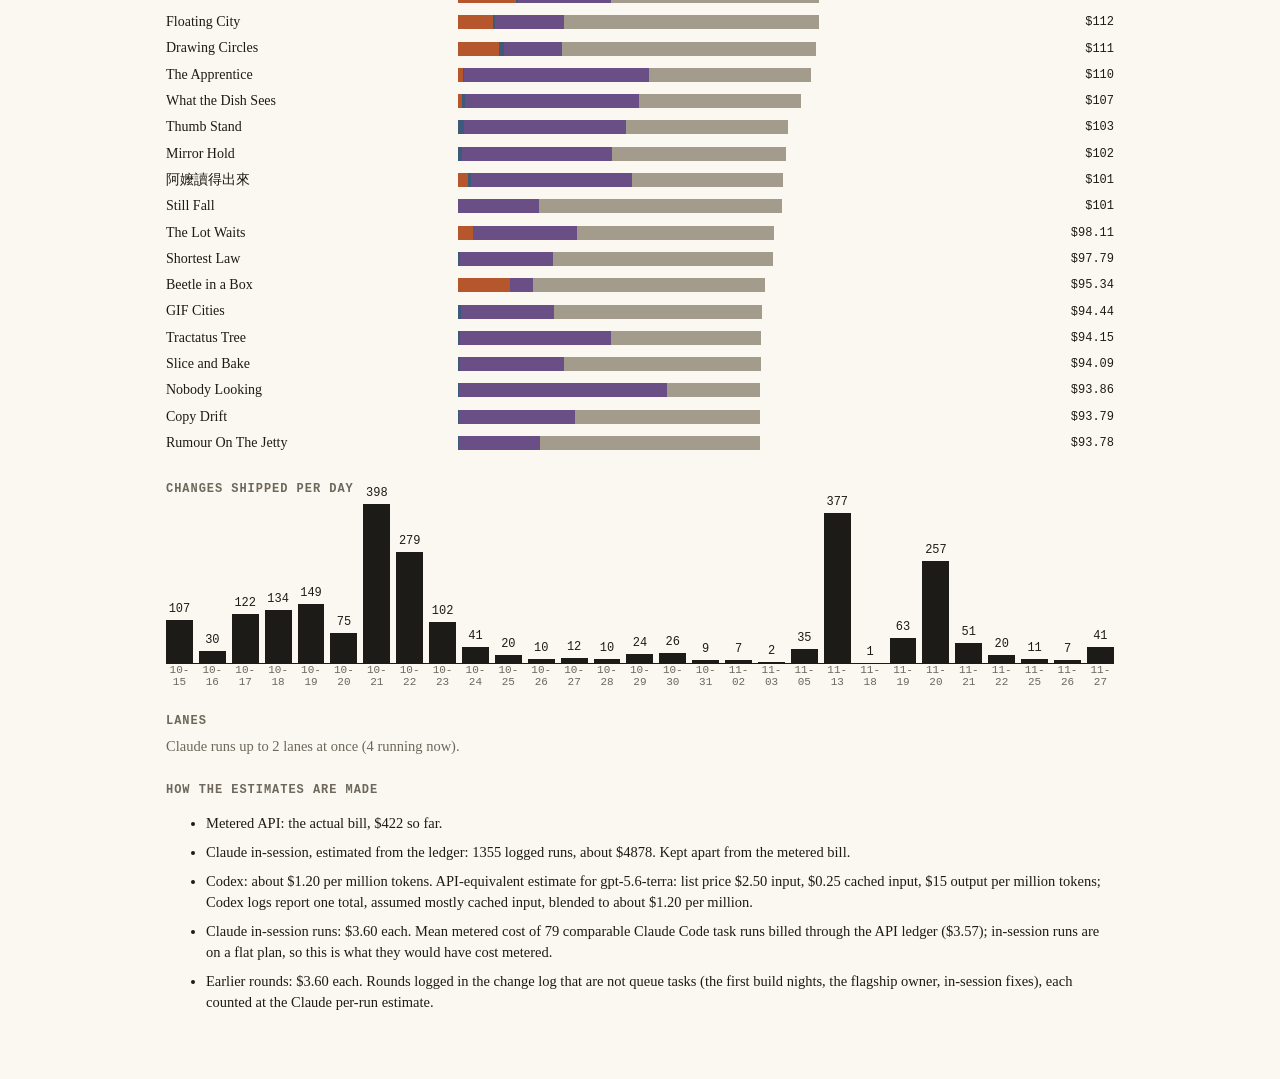
<file: docs/stats.html>
<!doctype html>
<html lang="en">
<head>
<meta charset="utf-8">
<meta name="viewport" content="width=device-width, initial-scale=1, viewport-fit=cover">
<meta name="robots" content="noindex">
<title>Studio board · stats</title>
<link rel="icon" href="data:,">
<link rel="stylesheet" href="board.css">
<link rel="stylesheet" href="stats.css">
</head>
<body>
<header class="top">
  <h1>Stats <span id="project">loading</span></h1>
  <p class="fresh"><a href="./">← Board</a> · <a href="graph.html">Idea graph</a> · <span id="fresh"></span></p>
</header>

<section>
  <h2>Plan usage</h2>
  <div id="gauge-stats" class="gauge-head"></div>
</section>

<section>
  <h2>Portfolio</h2>
  <p class="note">Each item sits under its latest verdict, ordered by priority and then by what it has cost so far.</p>
  <div id="portfolio" class="portfolio"></div>
</section>

<section>
  <h2>Reviews</h2>
  <p class="note" id="reviews-note"></p>
  <div id="reviews"></div>
</section>

<section>
  <h2>Cost per shipped change</h2>
  <div id="cost-report" class="change-cost cost-report"></div>
  <p class="note" id="cost-report-note"></p>
  <p class="note" id="change-cost-note"></p>
  <div id="change-cost"></div>
</section>

<section>
  <h2>Where the money went</h2>
  <p class="note" id="money-note"></p>
  <div id="legend" class="legend"></div>
  <div id="money"></div>
</section>

<section>
  <h2>Changes shipped per day</h2>
  <div id="days"></div>
</section>

<section>
  <h2>Lanes</h2>
  <p class="note" id="lanes-note"></p>
</section>

<section>
  <h2>How the estimates are made</h2>
  <ul id="rates" class="rates"></ul>
</section>
<script src="gauge.js"></script>
<script src="stats.js"></script>
</body>
</html>
</file>
<file: docs/board.css>
:root {
  --paper: #fbf8f1; --ink: #1d1b17; --muted: #6d675c; --rule: #e2dccf; --tone: #f3eee3;
  --accent: #b5562d;
  --serif: "Iowan Old Style", "Palatino Linotype", Palatino, Georgia, serif;
  --mono: ui-monospace, "SF Mono", Menlo, Consolas, monospace;
}
* { box-sizing: border-box; }
html { -webkit-text-size-adjust: 100%; }
body { margin: 0 auto; max-width: 980px; padding: 18px 16px 48px; background: var(--paper); color: var(--ink); font: 16px/1.45 var(--serif); }
a { color: inherit; text-decoration-color: var(--rule); text-underline-offset: 3px; }
h1 { font-size: 26px; font-weight: 600; margin: 0; letter-spacing: -0.01em; }
h1 span { font: 500 13px var(--mono); color: var(--muted); text-transform: uppercase; letter-spacing: 0.08em; margin-left: 6px; }
h2 { font: 600 12px var(--mono); text-transform: uppercase; letter-spacing: 0.08em; color: var(--muted); margin: 0 0 8px; }
.top { display: flex; flex-wrap: wrap; align-items: baseline; justify-content: space-between; gap: 4px 12px; border-bottom: 2px solid var(--ink); padding-bottom: 10px; }
.blurb { margin: 12px 0 0; font-size: 15px; color: var(--muted); max-width: 62ch; }
.flow ol { list-style: none; display: flex; flex-wrap: wrap; gap: 0; margin: 14px 0 0; padding: 0; counter-reset: f; }
.flow li { flex: 1 1 150px; padding: 8px 10px 8px 0; font-size: 13.5px; color: var(--muted); border-top: 2px solid var(--rule); counter-increment: f; }
.flow li b { display: block; font: 600 12px var(--mono); text-transform: uppercase; letter-spacing: 0.06em; color: var(--ink); }
.flow li b::before { content: counter(f) "  "; color: var(--accent); }
.fresh { margin: 0; font: 12px var(--mono); color: var(--muted); }
.fresh.stale { color: var(--accent); }
#play-queue-link { display: inline-block; min-height: 44px; padding: 13px 0; line-height: 18px; white-space: nowrap; }

.now { margin: 18px 0 6px; }
.lanes { list-style: none; margin: 0; padding: 0; }
.lane { display: grid; grid-template-columns: 74px 1fr; gap: 2px 12px; padding: 10px 0; border-top: 1px solid var(--rule); }
.lane:first-child { border-top: 0; }
.lane .who { font: 600 12px var(--mono); text-transform: uppercase; letter-spacing: 0.06em; padding-top: 3px; }
.lane .who::before { content: ""; display: inline-block; width: 8px; height: 8px; border-radius: 50%; background: var(--accent); margin-right: 6px; vertical-align: 1px; }
.lane.idle .who::before { background: var(--rule); }
.lane .what { font-size: 17px; }
.lane .what b { font-weight: 600; }
.lane .beat { grid-column: 2; font: 12.5px/1.4 var(--mono); color: var(--muted); }

.tally { display: flex; flex-wrap: wrap; gap: 4px 18px; margin: 14px 0; padding: 10px 12px; background: var(--tone); font: 13px var(--mono); }
.tally b { font-weight: 700; }

.queue-panel { margin: 16px 0 18px; padding: 12px; background: var(--tone); border-top: 2px solid var(--ink); }
.queue-head { display: flex; align-items: baseline; justify-content: space-between; gap: 12px; }
.queue-head h2 { color: var(--ink); margin: 0 0 10px; }
.queue-eta { margin: 0 0 10px; font: 12px var(--mono); color: var(--muted); white-space: nowrap; }
.queue-bars { display: grid; gap: 7px; }
.queue-row { display: grid; grid-template-columns: 52px 1fr auto; gap: 8px; align-items: center; }
.queue-worker, .queue-count { font: 11.5px var(--mono); color: var(--muted); }
.queue-worker { font-weight: 700; text-transform: uppercase; letter-spacing: .05em; }
.queue-count { white-space: nowrap; text-align: right; }
.queue-track { display: flex; min-width: 24px; height: 12px; background: #e6dfd3; overflow: hidden; }
.queue-track i { display: block; min-width: 0; height: 100%; }
.queue-track .q-queued { background: #3c5a7a; }
.queue-track .q-running { background: var(--accent); }
.queue-track .q-done { background: #8f9b71; }

.controls { position: sticky; top: 0; z-index: 2; background: var(--paper); display: flex; flex-wrap: wrap; gap: 8px; padding: 8px 0; border-bottom: 1px solid var(--rule); }
.quick-filter { display: flex; align-items: center; }
.quick-filter .chip { margin: 0; min-height: 36px; padding: 6px 10px; border-color: var(--ink); font-size: 12px; }
.expand { display: flex; border: 1px solid var(--ink); }
.expand button, .filter-menu summary, .sort select { font: 13px var(--mono); padding: 7px 10px; border: 0; background: none; color: var(--ink); min-height: 36px; }
.expand button + button { border-left: 1px solid var(--ink); }
.filter-menu { position: relative; }
.filter-menu summary { display: block; cursor: pointer; border: 1px solid var(--ink); list-style: none; }
.filter-menu summary::-webkit-details-marker { display: none; }
.filter-menu summary::after { content: " +"; color: var(--accent); }
.filter-menu[open] summary::after { content: " −"; }
.filter-grid { position: absolute; left: 0; z-index: 3; width: min(430px, calc(100vw - 24px)); padding: 12px; border: 1px solid var(--ink); background: var(--paper); box-shadow: 4px 4px 0 var(--rule); display: grid; grid-template-columns: repeat(2, minmax(0, 1fr)); gap: 12px; }
.filter-grid fieldset { margin: 0; padding: 0; border: 0; min-width: 0; }
.filter-grid legend { margin-bottom: 5px; font: 600 11px var(--mono); color: var(--muted); text-transform: uppercase; letter-spacing: .07em; }
.chip { margin: 0 4px 4px 0; padding: 4px 6px; border: 1px solid var(--rule); border-radius: 999px; background: #fff; color: var(--ink); font: 11px var(--mono); }
.chip[aria-pressed="true"] { background: var(--ink); border-color: var(--ink); color: var(--paper); }
.sort { display: flex; align-items: center; gap: 3px; padding-left: 4px; color: var(--muted); font: 11px var(--mono); text-transform: uppercase; letter-spacing: .06em; }
.sort select { border: 1px solid var(--rule); padding: 4px; text-transform: none; letter-spacing: 0; }
#q { flex: 1 1 140px; font: 15px var(--serif); padding: 6px 10px; border: 1px solid var(--rule); background: #fff; min-height: 36px; border-radius: 0; }

.games { list-style: none; margin: 0; padding: 0; }
.sys-need { list-style: none; padding: 10px 12px; margin: 6px 0; border: 1px solid var(--rule); background: var(--tone); font-size: 15px; line-height: 1.4; }
.prio-h { font: 600 12px var(--mono); text-transform: uppercase; letter-spacing: 0.08em; color: var(--muted); padding: 18px 0 4px; }
.game { border-bottom: 1px solid var(--rule); }
.game > button.row { all: unset; box-sizing: border-box; cursor: pointer; display: grid; grid-template-columns: 56px 1fr auto; gap: 4px 12px; width: 100%; padding: 12px 0; }
.game > button.row:focus-visible { outline: 2px solid var(--accent); outline-offset: 2px; }
.thumb { width: 56px; height: 56px; object-fit: cover; background: var(--tone); grid-row: span 2; }
.thumb.blank { display: grid; place-items: center; font: 600 18px var(--serif); color: var(--muted); }
.name { font-size: 18px; font-weight: 600; line-height: 1.2; }
.line { font-size: 14.5px; color: var(--muted); grid-column: 2 / 4; }
.task-counts { display: inline-block; margin-top: 5px; font: 11px var(--mono); color: var(--muted); white-space: nowrap; }
.meta { text-align: right; white-space: nowrap; font: 12px var(--mono); }
.st { display: inline-block; font: 600 11px var(--mono); text-transform: uppercase; letter-spacing: 0.05em; padding: 2px 6px; border: 1px solid currentColor; }
.st.building { color: #fff; background: var(--accent); border-color: var(--accent); }
.st.review { color: var(--accent); }
.st.queued { color: #3c5a7a; }
.st.planning { color: #6a4f86; }
.st.live { color: var(--muted); border-color: var(--rule); }
.st.shelf { color: #8b8578; border-style: dashed; }
.p { display: block; margin-top: 4px; color: var(--muted); }

.detail { display: none; padding: 0 0 16px 68px; font-size: 15px; }
.game.open .detail { display: block; }
.detail h3 { font: 600 11.5px var(--mono); text-transform: uppercase; letter-spacing: 0.08em; color: var(--muted); margin: 14px 0 6px; }
.detail-links { display: flex; flex-wrap: wrap; gap: 8px; margin: 0 0 12px; }
.detail-links a { font: 600 14px var(--mono); padding: 5px 8px; border: 1px solid var(--ink); text-decoration: none; }
.detail-links a:hover, .detail-links a:focus-visible { color: var(--paper); background: var(--ink); }
.said { margin: 0 0 8px; padding-left: 10px; border-left: 3px solid var(--accent); }
.said small { display: block; font: 11.5px var(--mono); color: var(--muted); }
.tasks, .hist { list-style: none; margin: 0; padding: 0; }
.tasks li, .hist li { padding: 6px 0; border-top: 1px dotted var(--rule); }
.tasks .tag { font: 11.5px var(--mono); color: var(--muted); }
.tasks q { display: block; color: var(--muted); font-style: italic; font-size: 14px; }
.hist time { font: 11.5px var(--mono); color: var(--muted); margin-right: 6px; }
.history-source { display: block; margin-top: 2px; font: 10.5px var(--mono); color: var(--muted); text-transform: uppercase; letter-spacing: .05em; }
.task-summary { margin: 0; }
.hist .no { color: var(--accent); }
.cost { font: 13px var(--mono); }
.empty { padding: 24px 0; color: var(--muted); }

.foot { margin-top: 28px; font-size: 13.5px; color: var(--muted); }
.foot .st { font-size: 10px; }
.about { max-width: 68ch; margin-top: 22px; }
.about section { padding: 12px 0; border-top: 1px solid var(--rule); }
.about p { margin: 0; color: var(--muted); }

@media (max-width: 420px) {
  body { padding: 14px 12px 40px; }
  .detail { padding-left: 0; }
  .task-counts { white-space: normal; }
  .lane { grid-template-columns: 62px 1fr; }
  .expand { width: 100%; }
  .expand button { flex: 1; }
  .queue-row { grid-template-columns: 46px 1fr; gap: 6px; }
  .queue-count { grid-column: 2; text-align: left; }
  .filter-grid { left: 0; width: calc(100vw - 24px); grid-template-columns: 1fr; max-height: 65vh; overflow: auto; }
  .sort { margin-left: auto; }
}

.vd { display: inline-block; margin-left: 4px; font: 600 11px var(--mono); text-transform: uppercase; letter-spacing: 0.05em; padding: 2px 6px; }
.vd.ship { background: #2f6b4f; color: #fff; }
.vd.revise { background: var(--tone); color: var(--ink); }
.vd.shelf, .vd.try { border: 1px dashed var(--muted); color: var(--muted); }
.ask { color: var(--accent); font-weight: 600; }
.fresh a { color: var(--ink); }

/* view switch, priority chips and play links (the controls bar is sticky, so these stay visible on a phone) */
.views { display: flex; gap: 4px; width: 100%; overflow-x: auto; scrollbar-width: none; }
.views::-webkit-scrollbar { display: none; }
.view { flex: 0 0 auto; min-height: 40px; padding: 6px 10px; border: 1px solid var(--ink); background: var(--paper); color: var(--ink); font: 13px var(--mono); white-space: nowrap; }
.view b { margin-left: 4px; }
.view[aria-selected="true"] { background: var(--ink); color: var(--paper); }
.prio-row { display: flex; align-items: center; }
.prio-row .chip { margin: 0 4px 0 0; min-height: 36px; min-width: 40px; font-size: 12px; }
.game { position: relative; }
.game > button.row { padding-right: 64px; }
.game > button.row .meta { grid-column: 3; }
.play-link { position: absolute; right: 0; top: 12px; min-width: 52px; min-height: 36px; display: grid; place-items: center; font: 600 13px var(--mono); border: 1px solid var(--ink); background: var(--paper); color: var(--ink); text-decoration: none; }
.game > button.row .meta { position: absolute; right: 64px; top: 16px; }
.empty { padding: 24px 0; color: var(--muted); }

.controls { gap: 6px; padding: 6px 0; }
.controls #q { flex: 1 1 120px; min-width: 0; }
.tools { display: flex; flex-wrap: wrap; gap: 8px; padding: 8px 0; border-bottom: 1px solid var(--rule); }
.game > button.row { grid-template-columns: 56px 1fr; padding-right: 0; }
.game > button.row .name { padding-right: 64px; }
.game > button.row .meta { position: static; grid-column: 2; text-align: left; display: flex; gap: 6px; align-items: center; }
.game > button.row .meta .p { display: inline; margin: 0; }
.game > button.row .line { grid-column: 2; }
.thumb { grid-row: span 3; }

/* collapsed card glance: next task, money, latest change */
.glance { grid-column: 2 / 4; display: grid; grid-template-columns: 1fr auto; gap: 1px 10px; margin-top: 3px; font: 11.5px/1.35 var(--mono); color: var(--muted); }
.glance .g-next { min-width: 0; color: var(--ink); }
.glance .g-cost { white-space: nowrap; text-align: right; cursor: help; }
.glance .g-cost i { display: inline-block; width: 13px; height: 13px; line-height: 12px; border: 1px solid currentColor; border-radius: 50%; font: italic 600 9px var(--serif); text-align: center; vertical-align: 1px; }
.glance .g-upd { grid-column: 1 / 3; display: -webkit-box; -webkit-line-clamp: 1; -webkit-box-orient: vertical; overflow: hidden; }
.muted { color: var(--muted); font-size: 11.5px; }
/* promo strip: fixed aspect boxes so nothing shifts when the images arrive */
.promo { display: flex; gap: 10px; overflow-x: auto; scroll-snap-type: x mandatory; padding: 2px 2px 8px; -webkit-overflow-scrolling: touch; }
.pi { margin: 0; flex: 0 0 auto; scroll-snap-align: start; }
.pi img { display: block; height: 240px; background: var(--tone); border: 1px solid var(--rule); object-fit: cover; }
.pi.first img, .pi.play img { aspect-ratio: 390 / 844; width: auto; }
.pi.card img { aspect-ratio: 4 / 5; width: auto; }
.pi figcaption { display: flex; align-items: center; justify-content: space-between; gap: 8px; margin-top: 5px; font: 11.5px var(--mono); color: var(--muted); }
.pbtn { font: 600 12px var(--mono); padding: 6px 10px; min-height: 36px; border: 1px solid var(--ink); background: none; color: var(--ink); cursor: pointer; }
.pbtn:hover, .pbtn:focus-visible { color: var(--paper); background: var(--ink); }
@media (max-width: 420px) { .glance { font-size: 11px; } .pi img { height: 210px; } }

.ops { margin: 0 0 10px; font: 12px var(--mono); color: var(--muted); }
.ops summary { cursor: pointer; display: inline-block; padding: 4px 10px; min-height: 24px; border: 1px solid var(--accent); border-radius: 999px; color: var(--accent); }
.ops ul { margin: 8px 0 0; padding-left: 18px; color: var(--ink); }
.ops[hidden] { display: none; }

/* ops chip is calm when there is nothing wrong; lane bar shows Claude's four lanes */
.ops.quiet summary { border-color: var(--rule); color: var(--muted); }
.ops li.info { list-style: none; margin-left: -18px; color: var(--muted); }
.lane-bar { display: flex; align-items: center; gap: 10px; padding: 4px 0 10px; font: 12.5px var(--mono); color: var(--muted); }
.lane-bar .pips { display: inline-flex; gap: 4px; }
.lane-bar .pips i { width: 22px; height: 8px; border-radius: 2px; background: var(--rule); }
.lane-bar .pips i.on { background: var(--accent); }
.queue-row.paused { opacity: .6; }

/* plan gauge (header, stats page) and the Queue view */
[hidden] { display: none !important; }
.gauge-head { margin: 10px 0 0; padding: 8px 10px; background: var(--tone); border-left: 3px solid var(--accent); font: 12px/1.45 var(--mono); }
.gline { display: flex; flex-wrap: wrap; align-items: flex-start; gap: 4px 10px; margin: 0; }
.gline + .gline { margin-top: 4px; }
.gother { color: var(--muted); font-size: 11.5px; gap: 2px 14px; }
.gother span { min-width: 0; overflow-wrap: anywhere; }
.gtext { flex: 1 1 220px; min-width: 0; overflow-wrap: anywhere; }
.gbar { display: block; flex: 0 0 90px; height: 10px; margin-top: 4px; background: #e6dfd3; }
.gbar i { display: block; height: 100%; background: var(--accent); }
.gbig { display: flex; align-items: center; gap: 12px; flex-wrap: wrap; margin: 6px 0 8px; }
.gbig .gbar { flex: 1 1 140px; height: 16px; }
.gnum { font: 15px var(--mono); }
.gpanel { padding: 10px 12px; margin: 0 0 10px; background: var(--tone); border-top: 2px solid var(--ink); min-width: 0; }
.gpanel h3 { margin: 0; font: 600 12px var(--mono); text-transform: uppercase; letter-spacing: .08em; color: var(--muted); }
.gdl { margin: 0 0 6px; display: grid; gap: 4px; }
.gdl div { display: grid; grid-template-columns: 64px 1fr; gap: 8px; font-size: 14.5px; }
.gdl dt { font: 12px var(--mono); color: var(--muted); padding-top: 2px; }
.gdl dd { margin: 0; min-width: 0; overflow-wrap: anywhere; }
.gtag { font: 600 11px var(--mono); padding: 1px 6px; border: 1px solid var(--accent); color: var(--accent); }
.gpace { margin: 4px 0; font-weight: 600; }
.gq { margin: 4px 0; font-size: 14.5px; overflow-wrap: anywhere; }
.gspark { display: block; width: 100%; max-width: 360px; height: 28px; color: var(--accent); margin-top: 6px; }
.qview { padding-top: 10px; }
.qfilters { display: flex; flex-wrap: wrap; gap: 6px 18px; margin: 12px 0 4px; }
.qfg { display: flex; flex-wrap: wrap; gap: 6px; }
.qchip { margin: 0; min-height: 40px; min-width: 44px; padding: 6px 12px; font-size: 13px; }
.qcount { margin: 6px 0; font: 12px var(--mono); color: var(--muted); }
.rgroup { font: 600 13px var(--mono); text-transform: uppercase; letter-spacing: .08em; margin: 18px 0 4px; padding-top: 6px; border-top: 2px solid var(--ink); }
.rgroup small { color: var(--muted); font-weight: 400; }
.reqs { list-style: none; margin: 0; padding: 0; }
.req { border-bottom: 1px solid var(--rule); }
.rrow { all: unset; box-sizing: border-box; display: block; width: 100%; min-height: 44px; padding: 10px 0; cursor: pointer; }
.rrow:focus-visible { outline: 2px solid var(--accent); outline-offset: 2px; }
.rtext { display: block; font-size: 16px; line-height: 1.35; overflow-wrap: anywhere; }
.rline { display: flex; flex-wrap: wrap; align-items: center; gap: 4px 6px; margin-top: 5px; font: 11.5px var(--mono); color: var(--muted); }
.rgame { color: var(--ink); font-weight: 600; margin-right: 4px; }
.chip2 { padding: 1px 7px; border: 1px solid var(--rule); border-radius: 999px; background: #fff; color: var(--ink); }
.rst { padding: 1px 6px; border: 1px solid currentColor; }
.rst.running { background: var(--accent); border-color: var(--accent); color: #fff; }
.rst.ready { color: #2f6b4f; }
.rst.waiting { color: #6a4f86; }
.rst.done { color: var(--muted); border-style: dashed; }
.share { margin-left: auto; }
.rmeta { display: none; margin: 0 0 12px; padding: 8px 10px; background: var(--tone); gap: 3px; font-size: 13.5px; }
.req.open .rmeta { display: grid; }
.rmeta div { display: grid; grid-template-columns: 62px 1fr; gap: 8px; }
.rmeta dt { font: 12px var(--mono); color: var(--muted); }
.rmeta dd { margin: 0; min-width: 0; overflow-wrap: anywhere; }
body.qmode .now, body.qmode .tally, body.qmode .tools, body.qmode #games, body.qmode #q, body.qmode .prio-row { display: none; }

.st.released { color: #fff; background: #2f4f7a; border-color: #2f4f7a; }
.st.released::before { content: "\2605\00a0"; }
.released-note { border-left-color: #2f4f7a; }
.vd.release { background: #2f4f7a; color: #fff; }

/* one-line reason a game exists (expanded card and expanded queue row) */
.why { margin: 0 0 12px; font-size: 14px; line-height: 1.4; color: var(--muted); display: -webkit-box; -webkit-line-clamp: 2; line-clamp: 2; -webkit-box-orient: vertical; overflow: hidden; }
.why b { font-weight: 600; color: var(--ink); }
.rwhy { display: none; margin: 8px 0 0; }
.req.open .rwhy { display: -webkit-box; }
/* Codex-out overflow banner, OpenRouter lane panel, reset watch (P1BD03) */
.ovf { display: grid; gap: 4px; margin: 0 0 10px; padding: 10px 12px; border-left: 4px solid var(--accent); background: var(--tone); font-size: 15px; line-height: 1.4; overflow-wrap: anywhere; }
.ovf span { font: 12.5px var(--mono); color: var(--muted); }
.ovf.back { border-left-color: #2f6b4f; }
.wascx { border-color: var(--accent); color: var(--accent); }
.gwatch { margin: 6px 0 0; font: 12px var(--mono); color: var(--muted); overflow-wrap: anywhere; }
.gwatch b { color: var(--accent); }
.ordl dd .chip2 { display: inline-block; margin: 0 4px 3px 0; font: 11.5px var(--mono); overflow-wrap: anywhere; }
.orh { margin: 10px 0 2px; font: 600 12px var(--mono); text-transform: uppercase; letter-spacing: .08em; color: var(--muted); }
.orrecent { list-style: none; margin: 0; padding: 0; }
.orrecent li { padding: 6px 0; border-bottom: 1px solid var(--rule); }
.orrecent li:last-child { border-bottom: 0; }
.ortext { display: block; font-size: 14.5px; line-height: 1.35; overflow-wrap: anywhere; }
.orline { display: flex; flex-wrap: wrap; gap: 4px 8px; align-items: center; margin-top: 3px; font: 11.5px var(--mono); color: var(--muted); }
.gwin { margin: 8px 0 10px; }
.gwin + .gwin { border-top: 1px dashed var(--muted); padding-top: 8px; }
.gwin h4 { margin: 0; font: 600 13px var(--mono); display: flex; gap: 8px; align-items: center; flex-wrap: wrap; }

/* Released view: a released game changed after its release day */
.since-release { grid-column: 2 / -1; font: 14px/1.4 var(--mono); color: var(--ink); }
.since-release b { font-weight: 600; color: #fff; background: #2f4f7a; padding: 0 5px; margin-right: 4px; }

/* Archived: made for one moment, kept online, no more work */
.st.archived { color: var(--ink); background: transparent; border: 1px dashed var(--ink); }
.archived-note { border-left-color: var(--muted); }
.view-note { list-style: none; padding: 12px 0; font: 16px/1.45 var(--serif); color: var(--ink); border-bottom: 1px solid var(--rule); }

/* Why this exists: under the description, open in Ready to try, Needs you and on an opened card */
.expect { margin: -4px 0 12px 68px; font: 15px/1.45 var(--serif); color: var(--ink); }
.expect > summary { cursor: pointer; font: 600 13px/1.6 var(--mono); text-transform: uppercase; letter-spacing: 0.06em; color: var(--ink); min-height: 32px; display: flex; align-items: center; gap: 6px; }
.expect > summary::marker { content: ""; }
.expect > summary::before { content: "+"; font-weight: 600; width: 1ch; }
.expect[open] > summary::before { content: "\2212"; }
.expect p { margin: 2px 0 0; }
.why-src { display: inline; font: 14px/1.45 var(--serif); color: var(--muted); }
.why-src a { color: var(--ink); text-decoration: underline; }

/* Game numbers (P1BD07): a small #37 before the title, a from/to range in Filter, and Copy list. */
.num { font: 600 13px var(--mono); color: var(--muted); letter-spacing: 0; margin-right: 2px; white-space: nowrap; }
.range-row { display: flex; flex-wrap: wrap; align-items: center; gap: 6px; }
.range-row label { display: flex; align-items: center; gap: 4px; font: 12px var(--mono); color: var(--muted); }
.range-row input { width: 5.5em; min-height: 36px; padding: 4px 6px; border: 1px solid var(--ink); background: #fff; color: var(--ink); font: 14px var(--mono); }
.range-row .chip { margin: 0; min-height: 36px; padding: 4px 10px; }
.copy-list { font: 13px var(--mono); padding: 7px 10px; border: 1px solid var(--ink); background: none; color: var(--ink); min-height: 36px; }
.copy-list:disabled { opacity: .45; }

/* Checklist by game (P1UX03): text 16 px or more, targets 44 px or more; the table scrolls sideways inside its box. */
body.cmode .now, body.cmode .tally, body.cmode .tools, body.cmode #games, body.cmode .prio-row { display: none; }
.cview { margin-top: 14px; }
.cview h2 { font: 600 24px/1.2 var(--serif); text-transform: none; letter-spacing: 0; color: var(--ink); margin: 0 0 10px; }
.cview h2 small { display: block; font: 16px var(--mono); color: var(--muted); margin-top: 4px; }
.crange { display: flex; flex-wrap: wrap; align-items: end; gap: 10px 14px; margin: 8px 0; }
.crange label { display: grid; gap: 4px; font: 600 16px var(--mono); color: var(--ink); }
.crange input, .crange select { font: 600 18px var(--mono); min-height: 48px; padding: 0 10px; border: 2px solid var(--ink); background: #fff; color: var(--ink); border-radius: 3px; }
.crange input { width: 5.5em; }
.cchips { display: flex; flex-wrap: wrap; gap: 6px; margin: 8px 0; }
.cchip { font: 16px var(--mono); min-height: 44px; padding: 0 12px; border: 1.5px solid var(--ink); background: #fff; color: var(--ink); border-radius: 3px; }
.cchip[aria-pressed="true"] { background: var(--ink); color: var(--paper); }
.ckey, .cnote { font: 16px/1.4 var(--mono); color: var(--muted); margin: 8px 0; }
.cnote { color: var(--ink); background: var(--tone); padding: 8px 10px; }
.cwrap { position: relative; z-index: 0; overflow-x: auto; max-width: 100%; margin-top: 10px; -webkit-overflow-scrolling: touch; }
.ctable { border-collapse: collapse; min-width: 980px; font-size: 16px; }
.ctable thead th { font: 600 16px/1.25 var(--mono); text-align: left; vertical-align: bottom; padding: 8px 6px; border-bottom: 2px solid var(--ink); }
.ctable thead th small { display: block; font: 16px var(--mono); color: var(--muted); margin-top: 4px; }
.ctable .cgame { position: sticky; left: 0; z-index: 1; background: var(--paper); text-align: left; min-width: 190px; max-width: 220px; padding: 6px 10px 6px 0; border-bottom: 1px solid var(--rule); font: 600 17px/1.25 var(--serif); }
.ctable thead .cgame { z-index: 2; font: 600 16px var(--mono); }
.ctable .cgame label { display: flex; align-items: center; gap: 6px; min-height: 44px; }
.ctable .cgame input { width: 24px; height: 24px; flex: none; margin: 0 4px 0 0; accent-color: var(--ink); }
.ctable .cgame .n { font: 600 16px var(--mono); color: var(--muted); }
.ctable .cgame small { display: block; font: 16px var(--mono); color: var(--muted); padding-left: 34px; font-weight: 400; }
.ctable td { padding: 0; border-bottom: 1px solid var(--rule); border-left: 3px solid var(--paper); }
.ctable td button { display: block; width: 100%; min-width: 96px; min-height: 48px; padding: 0 8px; border: 0; background: none; text-align: left; font: 600 16px var(--mono); color: inherit; cursor: pointer; }
.ctable td.cv-yes { background: #e3efe3; color: #22582a; }
.ctable td.cv-no { background: var(--accent); color: #fff; }
.ctable td.cv-unknown, .ctable td.cv-ran { color: var(--muted); outline: 1.5px dashed var(--rule); outline-offset: -5px; }
.ctable td.cv-unknown button, .ctable td.cv-ran button { font-weight: 400; }
.cbar { position: sticky; bottom: 0; z-index: 3; display: flex; flex-wrap: wrap; align-items: center; justify-content: space-between; gap: 8px 14px; margin-top: 14px; padding: 12px 14px; background: var(--ink); color: var(--paper); }
.cbar b { font: 600 20px var(--serif); }
.cbar-btns { display: flex; flex-wrap: wrap; gap: 8px; }
.cbar button { font: 16px var(--mono); min-height: 44px; padding: 0 12px; border: 1.5px solid var(--paper); background: var(--paper); color: var(--ink); border-radius: 3px; }
.cbar button:disabled { opacity: .55; }

/* Models view (P1WL00): scorecard and last 20 tasks as lists that read at 320 wide; text 16 px or more. */
body.mmode .now, body.mmode .tally, body.mmode .tools, body.mmode #games, body.mmode .prio-row { display: none; }
.mview h3 { font: 600 13px/1.6 var(--mono); text-transform: uppercase; letter-spacing: 0.06em; color: var(--ink); margin: 18px 0 6px; }
.mlist { list-style: none; margin: 0; padding: 0; }
.mlist li { padding: 10px 0; border-bottom: 1px solid var(--rule); font: 16px/1.45 var(--serif); color: var(--ink); overflow-wrap: anywhere; }
.mlist small { display: block; margin-top: 3px; font: 15px/1.4 var(--serif); color: var(--muted); }
.mlist time { font: 14px var(--mono); color: var(--muted); margin-right: 4px; }
.mrole { font: 14px var(--mono); color: var(--muted); }
.mflag { font: 600 13px var(--mono); border: 1px solid var(--ink); padding: 1px 6px; white-space: nowrap; }
.mnote { font: 16px/1.5 var(--serif); color: var(--ink); border-left: 3px solid var(--ink); padding-left: 10px; }

/* Portfolio view (P2PF01): one row per lane; a capped lane says its count in words beside the bar, never by colour alone. */
body.pmode .now, body.pmode .tally, body.pmode .tools, body.pmode #games, body.pmode .prio-row { display: none; }
.pflist { list-style: none; margin: 0; padding: 0; }
.pflist li { padding: 10px 0; border-bottom: 1px solid var(--rule); font: 16px/1.45 var(--serif); color: var(--ink); }
.pfname { font: 600 17px var(--serif); }
.pfn { font: 600 17px var(--mono); margin-left: 4px; }
.pfmean { font: 16px/1.4 var(--serif); color: var(--muted); }
.pfbar { display: block; height: 10px; margin: 6px 0 2px; border: 1.5px solid var(--ink); max-width: 320px; }
.pfbar span { display: block; height: 100%; background: var(--ink); }
.pfbar.over { border-right-width: 6px; }
.pfcap { display: block; font: 15px var(--mono); color: var(--ink); }
.pfnext { font: 16px/1.5 var(--serif); color: var(--ink); margin: 4px 0; }

/* Open game (P1BD08): one tap to the live page of the game a card is about, and of every game its question names. */
.open-games { display: flex; flex-wrap: wrap; gap: 8px; margin: 2px 0 12px 68px; padding: 0; }
.open-game { display: inline-flex; align-items: baseline; gap: 8px; min-height: 44px; padding: 0 14px; align-items: center; border: 1px solid var(--ink); background: var(--ink); color: var(--paper); text-decoration: none; font: 600 14px var(--mono); }
.open-game b { font-weight: 600; }
.open-game span { font-weight: 400; overflow-wrap: anywhere; }
.open-game:focus-visible { outline: 3px solid var(--accent); outline-offset: 2px; }
@media (max-width: 560px) { .open-games { margin-left: 0; } .open-game { flex: 1 1 100%; justify-content: space-between; } }

/* Action sheet and request cards (P1UX06) */
body.sheet-open { overflow: hidden; }
.sheet { position: fixed; inset: 0; z-index: 20; background: var(--paper); overflow-y: auto; }
.sheet[hidden] { display: none; }
.sinner { max-width: 640px; margin: 0 auto; padding: 14px 16px 40px; }
.shead { display: flex; justify-content: space-between; align-items: center; gap: 10px; border-bottom: 2px solid var(--ink); padding-bottom: 8px; }
.shead h2 { margin: 0; font: 600 22px var(--serif); }
.sclose, .sbtns button, .sact { font: 16px var(--mono); min-height: 44px; padding: 0 14px; border: 1.5px solid var(--ink); background: var(--paper); color: var(--ink); border-radius: 3px; }
.sacts { list-style: none; margin: 14px 0 0; padding: 0; display: grid; gap: 10px; }
.sact { display: block; width: 100%; text-align: left; padding: 10px 12px; }
.sact b { display: block; font: 600 18px var(--serif); }
.sact small { display: block; font: 16px/1.35 var(--mono); color: var(--muted); }
.smeta { font: 16px/1.4 var(--mono); color: var(--muted); margin: 10px 0; }
.splan, .sest { font-size: 17px; margin: 10px 0; }
.sinner h3 { font: 600 16px var(--mono); text-transform: uppercase; letter-spacing: .06em; margin: 16px 0 4px; }
.sinner h3 small { color: var(--muted); font-weight: 400; }
.sgames { margin: 0; padding-left: 20px; font-size: 16px; }
.stick { display: flex; gap: 10px; align-items: center; min-height: 44px; font-size: 16px; margin: 8px 0; }
.stick input { width: 24px; height: 24px; }
.sbtns { display: flex; flex-wrap: wrap; gap: 10px; margin: 14px 0 6px; }
.sbtns button:disabled { opacity: .5; }
#sheet-copy { background: var(--ink); color: var(--paper); }
.sline { font: 16px/1.4 var(--mono); white-space: pre-wrap; word-break: break-all; background: var(--tone); padding: 10px; margin: 6px 0 0; }
.rcards { list-style: none; margin: 0 0 12px; padding: 0; display: grid; gap: 10px; }
.rcard { border: 1.5px solid var(--ink); padding: 10px 12px; background: #fff; }
.rcard h4 { margin: 0 0 4px; font: 600 18px var(--serif); }
.rcard h4 small { font: 16px var(--mono); color: var(--muted); font-weight: 400; }
.rqmeta { margin: 4px 0; font: 16px/1.4 var(--mono); color: var(--muted); }
.rbar { display: flex; height: 14px; border: 1px solid var(--ink); background: var(--tone); }
.rbar i { display: block; height: 100%; }
.rbtns { display: flex; flex-wrap: wrap; gap: 8px; margin-top: 8px; }
.rbtns button { font: 16px var(--mono); min-height: 44px; padding: 0 12px; border: 1.5px solid var(--ink); background: var(--paper); color: var(--ink); border-radius: 3px; }
.rgames { margin: 8px 0 0; padding-left: 20px; font-size: 16px; }
.rgames[hidden] { display: none; }
.rbar .q-done { background: #8f9b71; } .rbar .q-running { background: var(--accent); } .rbar .q-queued { background: #3c5a7a; }

/* Daily brief: the first screen (P2UX08; design BOARD_UX_20261023 section 4, mock brief.html) */
.brief { margin: 10px 0 8px; }
.bsince { margin: 0; font: 12px/1.4 var(--mono); color: var(--muted); }
.bsince b { color: var(--ink); }
.bh { display: flex; justify-content: space-between; gap: 12px; font: 700 13px var(--mono); text-transform: uppercase; letter-spacing: 0.08em; margin: 14px 0 0; padding-top: 8px; border-top: 2px solid var(--ink); }
.bh span { color: var(--muted); font-weight: 500; text-align: right; }
.brows { list-style: none; margin: 0; padding: 0; }
.brows > li { padding: 9px 0; border-bottom: 1px solid var(--rule); font-size: 17px; }
.bdec { display: grid; grid-template-columns: 30px 1fr; gap: 0 8px; }
.bdec .k { font: 700 26px/1.1 var(--serif); color: var(--accent); }
.bbody { min-width: 0; }
.bbody p { margin: 0; }
.blead summary { font-size: 16px; font-weight: 600; line-height: 1.35; overflow-wrap: anywhere; cursor: pointer; list-style: none; }
.blead summary::-webkit-details-marker { display: none; }
.blead[open] summary { margin-bottom: 4px; }
.bfacts { font-size: 15px; color: var(--muted); }
.bmeta { font: 12px/1.45 var(--mono); color: var(--muted); margin-top: 3px !important; }
.bdefault { margin-top: 3px !important; font-size: 15px; line-height: 1.35; }
.bdefault b { font: 700 12px var(--mono); text-transform: uppercase; letter-spacing: 0.06em; margin-right: 6px; }
.bbtns { display: flex; flex-wrap: wrap; gap: 8px; margin-top: 7px; }
.bbtns button { font: 600 15px var(--mono); min-height: 44px; padding: 0 14px; border: 2px solid var(--ink); background: var(--paper); color: var(--ink); border-radius: 3px; cursor: pointer; }
.bbtns button.go { background: var(--ink); color: var(--paper); }
.bnote { font-size: 15px; color: var(--muted); margin: 10px 0 0; }
.blink { font: 600 15px var(--mono); min-height: 44px; padding: 0 4px; border: 0; background: none; color: var(--ink); text-decoration: underline; text-underline-offset: 3px; cursor: pointer; }
.brief .n { font: 600 14px var(--mono); color: var(--muted); margin-right: 5px; }
.bstuck .why { display: block; font-size: 15px; color: var(--muted); margin-top: 2px; }
.bstuck .flag { font: 700 11px var(--mono); text-transform: uppercase; letter-spacing: 0.06em; padding: 2px 6px; border: 1.5px solid var(--accent); color: var(--accent); border-radius: 2px; margin-left: 4px; vertical-align: 2px; white-space: nowrap; }
.bstats { display: grid; grid-template-columns: repeat(auto-fit, minmax(140px, 1fr)); gap: 10px; margin-top: 10px; }
.bstats div { background: var(--tone); padding: 10px 12px; }
.bstats b { display: block; font: 700 24px/1.2 var(--serif); }
.bstats span { font-size: 14px; color: var(--muted); }
.studio-h { margin: 30px 0 0; padding-top: 10px; border-top: 2px solid var(--ink); color: var(--ink); font-size: 13px; }
body.qmode .brief, body.cmode .brief, body.mmode .brief, body.pmode .brief { display: none; }
</file>
<file: docs/graph.css>
/* Idea graph page: paper and ink, one accent (rust). Text follows taste/ACCESSIBLE_PLAY.md: body 20, buttons 20, small 18. */
body.ig { max-width: 1280px; font-size: 20px; line-height: 1.5; }
.ig h1 { font-size: 30px; }
.ig .top { align-items: center; }
.ig .fresh { font: 18px var(--mono); }
.ig .fresh a { display: inline-block; padding: 10px 2px; }
.ig .lead { margin: 12px 0; color: var(--muted); font-size: 20px; max-width: 60ch; }
.ig h2 { font-size: 18px; margin: 0 0 10px; color: var(--ink); }
.ig h3 { font: 600 18px var(--mono); margin: 14px 0 6px; }
.ig .muted { color: var(--muted); font-size: 20px; margin: 0 0 10px; }
.ig button, .ig select, .ig input, .ig textarea, .ig summary { font: 20px/1.3 var(--serif); color: var(--ink); }
.ig button { min-height: 48px; min-width: 48px; padding: 8px 14px; border: 2px solid var(--ink); background: var(--paper); cursor: pointer; border-radius: 0; }
.ig button:hover { background: var(--tone); }
.ig button.primary { background: var(--ink); color: var(--paper); }
.ig button[aria-pressed="true"], .ig button.on { background: var(--ink); color: var(--paper); }
.ig button:disabled { opacity: .45; cursor: default; }
.ig :focus-visible { outline: 3px solid var(--accent); outline-offset: 2px; }
.ig-main { display: block; }
.ig-stage { margin: 0 0 16px; }
.ig-wrap { position: relative; width: 100%; height: 58vh; min-height: 340px; max-height: 620px; border: 2px solid var(--ink); background: #fffdf8; touch-action: none; overflow: hidden; }
#svg { width: 100%; height: 100%; display: block; touch-action: none; cursor: grab; }
#svg:active { cursor: grabbing; }
.ig-zoom { display: flex; flex-wrap: wrap; gap: 8px; margin: 8px 0; }
.hint { margin: 4px 0 8px; color: var(--muted); font-size: 18px; }
.legend { display: flex; flex-wrap: wrap; gap: 6px 18px; font-size: 18px; margin: 6px 0; }
.legend span { display: inline-flex; align-items: center; gap: 6px; }
.legend svg { width: 22px; height: 22px; flex: none; }
.legend .grp { flex: 1 1 100%; color: var(--muted); font: 600 18px var(--mono); margin-top: 6px; }
.panel { border-top: 2px solid var(--ink); padding: 12px 0 18px; }
.fld { display: block; margin: 8px 0; font-size: 18px; color: var(--muted); }
.fld input, .fld select, .fld textarea { display: block; width: 100%; margin-top: 4px; padding: 10px; border: 2px solid var(--ink); background: #fffdf8; border-radius: 0; }
.fld textarea { resize: vertical; }
.results { list-style: none; margin: 0; padding: 0; }
.results li button { width: 100%; text-align: left; border-width: 0 0 1px; border-color: var(--rule); }
.filters summary { min-height: 48px; display: flex; align-items: center; cursor: pointer; font-weight: 600; }
.filters fieldset { border: 0; border-top: 1px solid var(--rule); margin: 8px 0 0; padding: 8px 0 0; }
.filters legend { font: 600 18px var(--mono); padding: 0; }
.chips { display: flex; flex-wrap: wrap; gap: 8px; }
.chips button { min-height: 48px; }
.btnrow { display: flex; flex-wrap: wrap; gap: 8px; align-items: center; margin: 8px 0; }
.startline { margin: 8px 0; font-weight: 600; }
.seedline { font: 18px var(--mono); margin: 8px 0; overflow-wrap: anywhere; }
.steps { list-style: none; margin: 8px 0; padding: 0; counter-reset: s; }
.steps li { display: grid; grid-template-columns: 36px 1fr auto; gap: 6px 8px; align-items: center; padding: 8px 0; border-top: 1px solid var(--rule); }
.steps li .n { font: 600 18px var(--mono); width: 32px; height: 32px; border: 2px solid var(--ink); border-radius: 50%; display: flex; align-items: center; justify-content: center; }
.steps li .lbl { text-align: left; border: 0; padding: 6px 2px; min-height: 48px; background: none; font-size: 20px; }
.steps li.restart .lbl::after { content: " (jumped back to the start)"; color: var(--muted); font-size: 18px; }
.steps li.locked .n { background: var(--ink); color: var(--paper); }
.steps li .lock { min-height: 48px; font-size: 18px; }
.cands { list-style: none; margin: 0; padding: 0; }
.cands li button { width: 100%; text-align: left; border-width: 0 0 1px; border-color: var(--rule); font-size: 20px; }
.cands li button[aria-current="true"] { background: var(--tone); border-left: 6px solid var(--accent); }
.tag { display: inline-block; margin-left: 6px; padding: 0 8px; border: 2px solid var(--accent); color: var(--accent); font: 600 18px var(--mono); }
.pair { display: grid; grid-template-columns: 1fr; gap: 0 12px; }
.card-title { font-size: 24px; font-weight: 600; margin: 0 0 6px; line-height: 1.3; }
.meta { font: 18px var(--mono); color: var(--muted); margin: 0 0 8px; }
.neigh { list-style: none; margin: 0; padding: 0; }
.neigh li button { width: 100%; text-align: left; border-width: 0 0 1px; border-color: var(--rule); }
.neigh .k { font: 18px var(--mono); color: var(--muted); }
#prompt { font-size: 20px; }
@media (min-width: 960px) {
  .ig-main { display: grid; grid-template-columns: minmax(0, 1fr) 430px; gap: 28px; align-items: start; }
  .ig-wrap { height: 72vh; max-height: 760px; }
  .ig-side { max-height: none; }
  .pair { grid-template-columns: 1fr 1fr; }
}
@media (prefers-reduced-motion: reduce) { * { transition: none !important; animation: none !important; } }
</file>
<file: docs/play.css>
.play-page { max-width: 560px; -webkit-tap-highlight-color: transparent; }
.play-head { border-bottom: 2px solid var(--ink); padding-bottom: 16px; }
.play-head .fresh { margin: 6px 0 0; }
.back-link { display: inline-flex; align-items: center; min-height: 44px; margin-top: 8px; font: 13px var(--mono); }
.play-card { padding: 22px 0 24px; border-bottom: 1px solid var(--rule); min-width: 0; }
.play-title-row { display: flex; align-items: flex-start; gap: 12px; min-width: 0; }
.play-thumb { width: 72px; height: 72px; flex: 0 0 72px; object-fit: cover; background: var(--tone); }
.play-thumb.blank { display: grid; place-items: center; font: 600 24px var(--serif); color: var(--muted); }
.play-title-text { display: flex; flex-wrap: wrap; align-items: baseline; gap: 3px 8px; min-width: 0; }
.play-title-text h2 { margin: 0; font: 600 22px/1.2 var(--serif); letter-spacing: -0.01em; text-transform: none; color: var(--ink); overflow-wrap: anywhere; }
.busy-tag { display: inline-block; font: 11px/1.3 var(--mono); color: var(--muted); border: 1px solid var(--rule); padding: 3px 6px; }
.play-card h3 { margin: 18px 0 4px; font: 600 11px var(--mono); text-transform: uppercase; letter-spacing: .08em; color: var(--muted); }
.try-line { margin: 0; font-size: 16px; overflow-wrap: anywhere; }
.waiting { margin: 10px 0 16px; color: var(--muted); font: 12px var(--mono); }
.play-action { display: grid; place-items: center; width: 100%; min-height: 48px; background: var(--ink); color: var(--paper); font: 600 15px var(--mono); text-decoration: none; }
.verdicts { display: grid; grid-template-columns: repeat(4, minmax(0, 1fr)); gap: 8px; margin-top: 10px; }
@media (max-width: 440px) { .verdicts { grid-template-columns: repeat(2, minmax(0, 1fr)); } }
.ready-tag { color: var(--ink); border-color: var(--ink); }
.verdicts button, .copy-again, #copy-all { min-height: 48px; border: 1px solid var(--ink); background: var(--paper); color: var(--ink); font: 600 14px var(--mono); cursor: pointer; }
.verdicts button[aria-pressed="true"] { background: var(--ink); color: var(--paper); }
.note-label { display: block; margin-top: 14px; font: 12px var(--mono); color: var(--muted); }
.note-input { display: block; width: 100%; min-width: 0; min-height: 48px; margin-top: 5px; padding: 10px 12px; border: 1px solid var(--rule); border-radius: 0; background: var(--paper); color: var(--ink); font: 16px var(--serif); }
.copy-again { width: 100%; margin-top: 10px; }
.copy-status { margin: 10px 0 0; font: 12px/1.5 var(--mono); color: var(--muted); overflow-wrap: anywhere; }
.copy-fallback { margin-top: 8px; padding: 10px; border: 1px solid var(--rule); background: var(--tone); }
.copy-fallback code { display: block; white-space: pre-wrap; overflow-wrap: anywhere; font: 12px/1.5 var(--mono); user-select: all; }
.play-footer { padding: 20px 0 0; }
#copy-all { width: 100%; }
#copy-all:disabled { border-color: var(--rule); color: var(--muted); cursor: default; }
.play-help { margin: 12px 0 0; color: var(--muted); font-size: 14px; }
.play-empty { padding: 24px 0; color: var(--muted); }
.play-page button:focus-visible, .play-page a:focus-visible, .play-page input:focus-visible { outline: 2px solid var(--ink); outline-offset: 2px; }
</file>
<file: docs/stats.css>
section { margin-top: 26px; }
.note { font-size: 14.5px; color: var(--muted); margin: 0 0 10px; max-width: 62ch; }
.portfolio { display: grid; grid-template-columns: repeat(auto-fit, minmax(210px, 1fr)); gap: 0 18px; }
.portfolio h3 { font: 600 12px var(--mono); text-transform: uppercase; letter-spacing: 0.06em; margin: 8px 0 4px; padding-top: 6px; border-top: 2px solid var(--ink); }
.portfolio ol { list-style: none; margin: 0 0 12px; padding: 0; }
.portfolio li { display: flex; justify-content: space-between; gap: 8px; padding: 4px 0; border-bottom: 1px dotted var(--rule); font-size: 15px; }
.portfolio li span { font: 12px var(--mono); color: var(--muted); white-space: nowrap; }
.review-count { margin: 0 0 7px; font-size: 15px; }
.fixed-list { list-style: none; margin: 0; padding: 0; max-width: 62ch; }
.fixed-list li { padding: 5px 0; border-bottom: 1px dotted var(--rule); font-size: 14px; }
.change-cost { display: grid; grid-template-columns: repeat(auto-fit, minmax(190px, 1fr)); gap: 8px; }
.change-cost > div { border-top: 2px solid var(--ink); padding: 7px 0 4px; display: grid; gap: 2px; }
.change-cost b { font: 600 12px var(--mono); text-transform: uppercase; letter-spacing: .06em; }
.change-cost span { font-size: 17px; }
.change-cost small { font: 12px var(--mono); color: var(--muted); }
.legend { display: flex; flex-wrap: wrap; gap: 4px 14px; font: 12px var(--mono); margin-bottom: 8px; }
.legend i { display: inline-block; width: 10px; height: 10px; margin-right: 5px; vertical-align: -1px; }
.bar-row { display: grid; grid-template-columns: minmax(96px, 30%) 1fr 64px; align-items: center; gap: 8px; padding: 3px 0; font-size: 14px; }
.bar-row .lbl { overflow: hidden; text-overflow: ellipsis; white-space: nowrap; }
.bar-row .val { font: 12px var(--mono); text-align: right; }
.bar { display: flex; height: 14px; background: var(--tone); }
.bar i { display: block; height: 100%; }
.days { display: flex; align-items: flex-end; gap: 6px; height: 160px; border-bottom: 1px solid var(--ink); }
.days div { flex: 1; background: var(--ink); position: relative; min-width: 14px; }
.days div b { position: absolute; top: -18px; left: 0; right: 0; text-align: center; font: 12px var(--mono); }
.daylbl { display: flex; gap: 6px; }
.daylbl span { flex: 1; text-align: center; font: 11px var(--mono); color: var(--muted); min-width: 14px; }
.rates li { margin-bottom: 8px; font-size: 14.5px; }
.cost-report { margin-bottom: 8px; }
</file>
